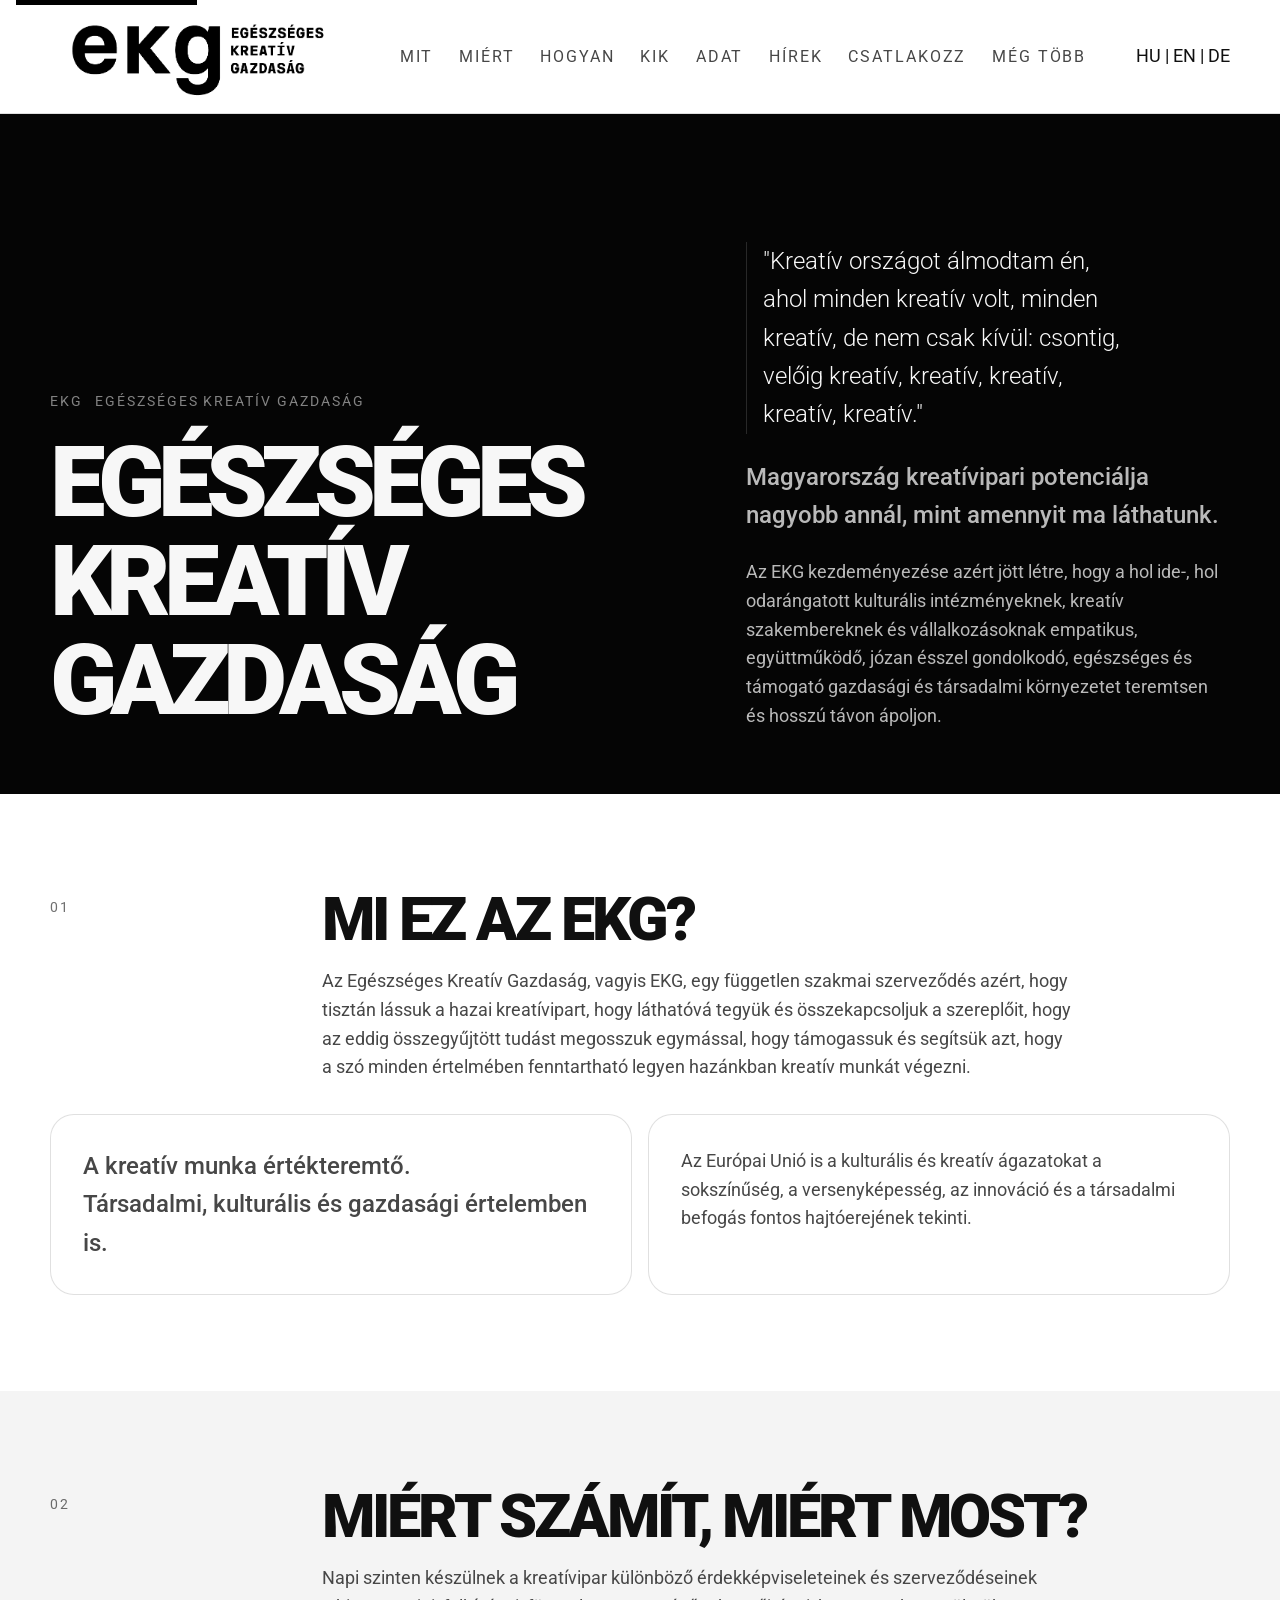
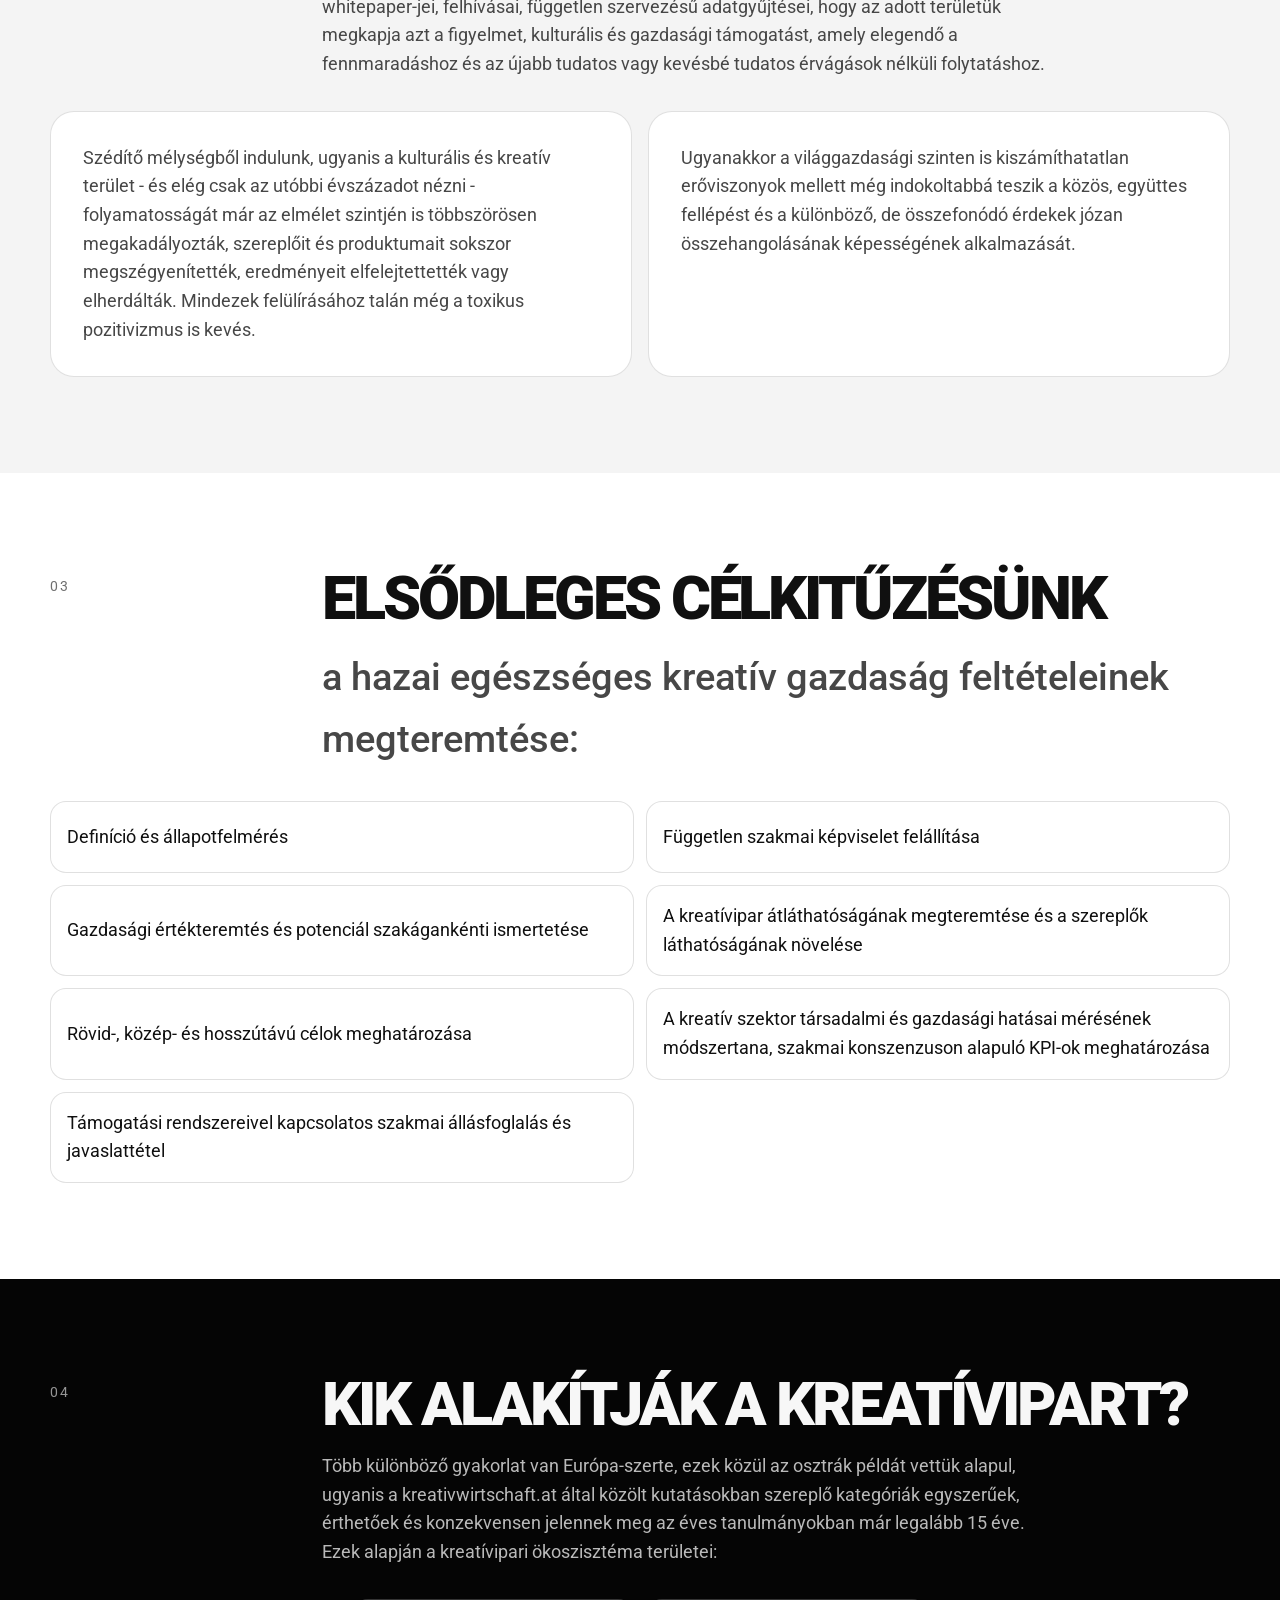
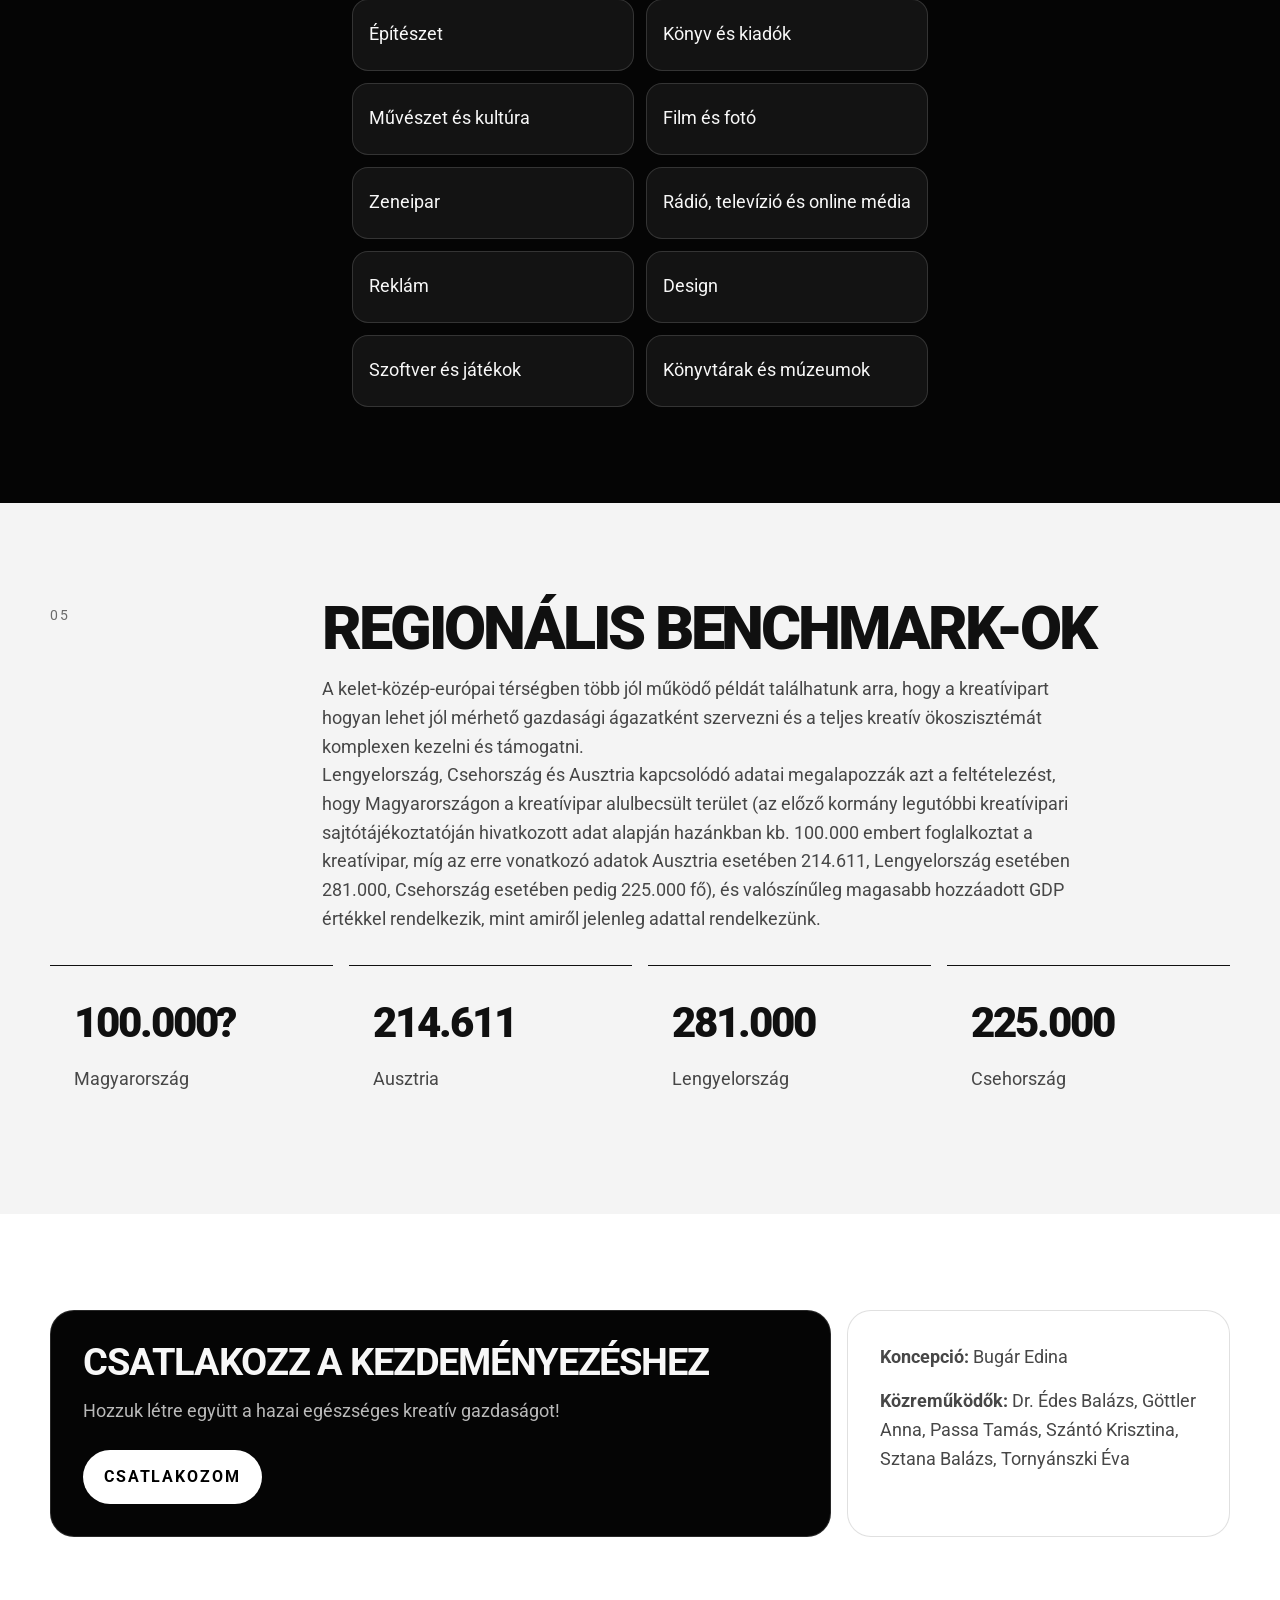
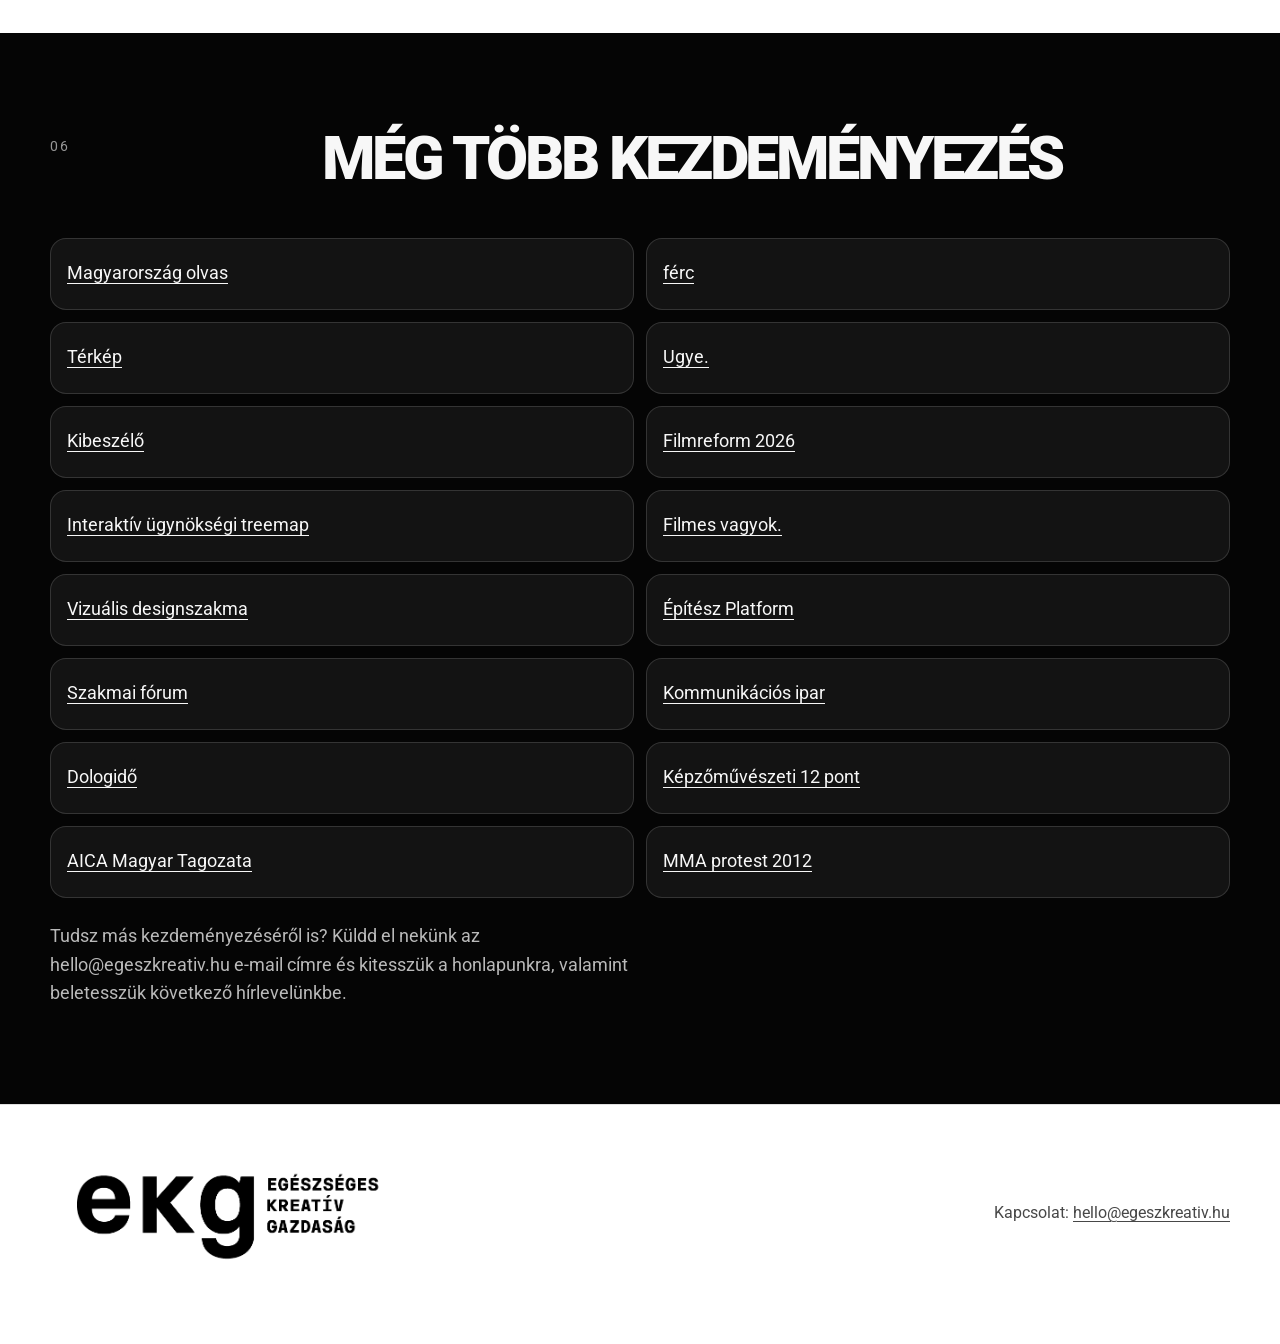
<file: index.html>
<!DOCTYPE html>
<html lang="hu">
<head>
  <meta charset="UTF-8" />
  <meta name="viewport" content="width=device-width, initial-scale=1.0" />
  <title>EKG — Egészséges Kreatív Gazdaság</title>
  <meta name="description" content="Az EKG független szakmai szerveződés a hazai egészséges kreatív gazdaság feltételeinek megteremtéséért." />
  <link rel="preconnect" href="https://fonts.googleapis.com">
  <link rel="preconnect" href="https://fonts.gstatic.com" crossorigin>
  <link href="https://fonts.googleapis.com/css2?family=Roboto:wght@300;400;500;700;900&display=swap" rel="stylesheet">
  <style>
    :root {
      --text-xs: clamp(0.75rem, 0.7rem + 0.25vw, 0.875rem);
      --text-sm: clamp(0.9rem, 0.85rem + 0.25vw, 1rem);
      --text-base: clamp(1rem, 0.96rem + 0.2vw, 1.125rem);
      --text-lg: clamp(1.15rem, 1rem + 0.75vw, 1.5rem);
      --text-xl: clamp(1.7rem, 1.2rem + 1.5vw, 2.7rem);
      --text-2xl: clamp(2.4rem, 1.4rem + 3vw, 4.6rem);
      --text-hero: clamp(3rem, 1.4rem + 6vw, 6.6rem);
      --space-2: 0.5rem; --space-3: 0.75rem; --space-4: 1rem; --space-5: 1.25rem; --space-6: 1.5rem;
      --space-8: 2rem; --space-10: 2.5rem; --space-12: 3rem; --space-16: 4rem; --space-20: 5rem; --space-24: 6rem;
      --black: #050505; --black-panel: #171717; --white: #ffffff; --white-soft: #f4f4f4;
      --text-dark: #101010; --text-dark-muted: #474747; --text-light: #f7f7f7; --text-light-muted: rgba(255,255,255,0.72);
      --line-dark: rgba(0,0,0,0.12); --line-light: rgba(255,255,255,0.14);
      --radius-md: 1rem; --radius-lg: 1.5rem; --content: 1180px; --transition: 220ms cubic-bezier(0.16, 1, 0.3, 1);
    }
    *, *::before, *::after { box-sizing: border-box; }
    html { scroll-behavior: smooth; }
    body { margin: 0; min-height: 100vh; font-family: 'Roboto', Arial, sans-serif; font-size: var(--text-base); line-height: 1.6; background: var(--white); color: var(--text-dark); -webkit-font-smoothing: antialiased; text-rendering: optimizeLegibility; }
    img { display: block; max-width: 100%; height: auto; }
    a { color: inherit; text-decoration: none; }
    p { margin: 0; max-width: 75ch; }
    ul { margin: 0; padding: 0; list-style: none; }
    h1, h2, h3 { margin: 0; line-height: 1; }
    :focus-visible { outline: 2px solid currentColor; outline-offset: 3px; }
    .skip-link { position: absolute; left: var(--space-4); top: -3rem; background: #000; color: #fff; padding: var(--space-3) var(--space-4); z-index: 1000; }
    .skip-link:focus { top: var(--space-4); }
    .container { width: min(calc(100% - 2rem), var(--content)); margin-inline: auto; }
    .site-header { position: sticky; top: 0; z-index: 100; background: rgba(255,255,255,0.92); backdrop-filter: blur(14px); border-bottom: 1px solid var(--line-dark); }
    .header-inner { min-height: 84px; display: flex; align-items: center; justify-content: space-between; gap: var(--space-6); }
    .brand img { width: min(300px, 44vw); min-width: 150px; }
    .nav { display: flex; align-items: center; gap: clamp(1rem, 2vw, 2rem); flex-wrap: wrap; }
    .nav a { min-height: 44px; display: inline-flex; align-items: center; font-size: var(--text-sm); text-transform: uppercase; letter-spacing: 0.12em; color: var(--text-dark-muted); transition: color var(--transition); }
    .nav a:hover, .nav a:focus-visible { color: var(--text-dark); }
    .section { padding: clamp(var(--space-12), 8vw, var(--space-24)) 0; }
    .section-dark { background: var(--black); color: var(--text-light); }
    .section-dark p, .section-dark li { color: var(--text-light-muted); }
    .section-light { background: var(--white); color: var(--text-dark); }
    .section-light p, .section-light li { color: var(--text-dark-muted); }
    .section-soft { background: var(--white-soft); color: var(--text-dark); }
    .section-soft p, .section-soft li { color: var(--text-dark-muted); }
    .hero { padding: clamp(var(--space-12), 10vw, 8rem) 0 var(--space-16); }
    .hero-grid { display: grid; grid-template-columns: minmax(0, 1.15fr) minmax(280px, 0.85fr); gap: var(--space-10); align-items: end; }
    .eyebrow { display: inline-flex; gap: var(--space-3); flex-wrap: wrap; margin-bottom: var(--space-5); font-size: var(--text-xs); text-transform: uppercase; letter-spacing: 0.14em; color: rgba(255,255,255,0.5); }
    .hero h1 { font-size: var(--text-hero); font-weight: 900; letter-spacing: -0.07em; text-transform: uppercase; max-width: 8.5ch; }
    .hero-copy { display: grid; gap: var(--space-6); }
    .hero-copy blockquote { margin: 0; padding-left: var(--space-4); border-left: 1px solid var(--line-light); font-size: var(--text-lg); font-weight: 300; color: var(--text-light); max-width: 29ch; }
    .section-header { display: grid; grid-template-columns: 240px minmax(0, 1fr); gap: var(--space-8); align-items: start; margin-bottom: var(--space-8); }
    .section-header span { font-size: var(--text-xs); text-transform: uppercase; letter-spacing: 0.14em; padding-top: 0.35rem; opacity: 0.6; }
    .section-header h2 { font-size: var(--text-2xl); font-weight: 900; letter-spacing: -0.05em; text-transform: uppercase; margin-bottom: var(--space-4); }
    .grid-2, .join-grid, .footer-grid { display: grid; grid-template-columns: repeat(12, 1fr); gap: var(--space-4); }
    .card, .join-card, .credit-card { border-radius: var(--radius-lg); padding: var(--space-8); }
    .card { grid-column: span 6; }
    .section-dark .card { background: var(--black-panel); border: 1px solid var(--line-light); }
    .section-light .card, .section-soft .card { background: var(--white); border: 1px solid var(--line-dark); }
    .card p + p, .credit-card p + p { margin-top: var(--space-4); }
    .ecosystem-wrap { display: flex; justify-content: center; }
    .ecosystem-list, .goals, .links-list { display: grid; grid-template-columns: repeat(2, minmax(0, 1fr)); gap: var(--space-3); }
    .ecosystem-list li, .goals li, .links-list li { padding: var(--space-4); min-height: 72px; display: flex; align-items: center; border-radius: var(--radius-md); }
    .section-dark .ecosystem-list li, .section-dark .goals li, .section-dark .links-list li { background: #131313; border: 1px solid var(--line-light); color: var(--text-light); }
    .section-light .ecosystem-list li, .section-light .goals li, .section-light .links-list li, .section-soft .ecosystem-list li, .section-soft .goals li, .section-soft .links-list li { background: rgba(255,255,255,0.75); border: 1px solid var(--line-dark); color: var(--text-dark); }
    .links-list a { text-decoration: underline; text-underline-offset: 0.2em; }
    .links-note { margin-top: var(--space-6); max-width: 60ch; }
    .section-dark .links-note { color: var(--text-light-muted); }
    .section-light .links-note, .section-soft .links-note { color: var(--text-dark-muted); }
    .highlight { font-weight: 500; font-size: var(--text-lg); }
    .sublede { font-size: var(--text-xl); font-weight: 500; }
    .side-panel { border-radius: var(--radius-lg); padding: var(--space-8); }
    .section-dark .side-panel { background: #101010; border: 1px solid var(--line-light); }
    .section-light .side-panel, .section-soft .side-panel { background: #fff; border: 1px solid var(--line-dark); }
    .numbers { display: grid; grid-template-columns: repeat(4, minmax(0, 1fr)); gap: var(--space-4); margin-top: var(--space-8); }
    .number-card { padding: var(--space-6); border-top: 1px solid currentColor; }
    .number-card strong { display: block; margin-bottom: var(--space-2); font-size: clamp(1.9rem, 1rem + 2vw, 3rem); font-weight: 900; letter-spacing: -0.05em; color: inherit; }
    .section-dark .number-card { color: var(--text-light); }
    .section-light .number-card, .section-soft .number-card { color: var(--text-dark); }
    .section-dark .number-card span { color: var(--text-light-muted); }
    .section-light .number-card span, .section-soft .number-card span { color: var(--text-dark-muted); }
    .join-card { grid-column: span 8; background: var(--black); color: var(--text-light); border: 1px solid var(--line-light); }
    .join-card h3 { margin-bottom: var(--space-4); font-size: var(--text-xl); font-weight: 700; letter-spacing: -0.03em; text-transform: uppercase; }
    .join-card p { color: var(--text-light-muted); }
    .join-button { margin-top: var(--space-6); display: inline-flex; align-items: center; justify-content: center; min-height: 50px; padding: 0.9rem 1.3rem; border-radius: 999px; background: #fff; color: #000; font-size: var(--text-sm); font-weight: 700; text-transform: uppercase; letter-spacing: 0.12em; transition: transform var(--transition), opacity var(--transition); }
    .join-button:hover, .join-button:focus-visible { transform: translateY(-2px); opacity: 0.88; }
    .credit-card { grid-column: span 4; background: #fff; border: 1px solid var(--line-dark); color: var(--text-dark); }
    .credit-card p { color: var(--text-dark-muted); }
    footer { background: #fff; color: var(--text-dark); border-top: 1px solid var(--line-dark); padding: var(--space-10) 0 var(--space-16); }
    .footer-grid { align-items: center; }
    .footer-brand, .footer-note { grid-column: span 6; }
    .footer-brand img { width: min(360px, 54vw); }
    .footer-note { text-align: right; color: var(--text-dark-muted); font-size: var(--text-sm); line-height: 1.7; }
    .footer-note a { text-decoration: underline; text-underline-offset: 0.2em; }
    [data-reveal] { opacity: 0; transform: translateY(24px); transition: opacity 700ms cubic-bezier(0.16, 1, 0.3, 1), transform 700ms cubic-bezier(0.16, 1, 0.3, 1); }
    [data-reveal].is-visible { opacity: 1; transform: translateY(0); }
    @media (max-width: 980px) {
      .hero-grid, .section-header, .ecosystem-wrap { grid-template-columns: 1fr; }
      .card, .join-card, .credit-card, .footer-brand, .footer-note { grid-column: span 12; }
      .numbers { grid-template-columns: repeat(2, minmax(0, 1fr)); }
      .nav { display: none; }
      .footer-note { text-align: left; }
    }
    @media (max-width: 700px) {
      .container { width: min(calc(100% - 1rem), var(--content)); }
      .grid-2, .join-grid, .footer-grid, .ecosystem-list, .goals, .numbers, .links-list { grid-template-columns: 1fr; }
      .card, .join-card, .credit-card, .footer-brand, .footer-note { grid-column: auto; }
      .brand img { width: min(220px, 62vw); }
      .card, .join-card, .credit-card, .side-panel { padding: var(--space-6); }
    }
    @media (prefers-reduced-motion: reduce) {
      html { scroll-behavior: auto; }
      *, *::before, *::after { animation-duration: 0.01ms !important; animation-iteration-count: 1 !important; transition-duration: 0.01ms !important; }
      [data-reveal] { opacity: 1; transform: none; }
    }
  </style>
</head>
<body>
  <a class="skip-link" href="#main">Ugrás a tartalomra</a>
  <header class="site-header">
    <div class="container header-inner">
      <a class="brand" href="#top" aria-label="EKG kezdőlap">
        <img src="./ekg-logo-B.png" alt="EKG logó fekete változat" width="831" height="301">
      </a>
      <nav class="nav" aria-label="Fő navigáció">
        <a href="#mi-az-ekg">MIT</a>
        <a href="#miert-most">MIÉRT</a>
        <a href="#celkituzes">HOGYAN</a>
        <a href="#kik-alakitjak">KIK</a>
        <a href="#benchmark">ADAT</a>
        <a href="https://substack.com/@egeszkreativ"
           target="_blank"
           rel="noopener noreferrer">HÍREK</a>
        <a href="#csatlakozz">CSATLAKOZZ</a>
        <a href="#kapcsolodo">MÉG TÖBB</a>
      </nav>
      <div class="lang-switch">  HU | <a href="index-en.html">EN</a> | <a href="index-de.html">DE</a></div>
    </div>
  </header>
  <main id="main">
    <section class="section section-dark hero" id="top">
      <div class="container hero-grid">
        <div data-reveal>
          <div class="eyebrow">
            <span>EKG</span>
            <span>Egészséges Kreatív Gazdaság</span>
          </div>
          <h1>Egészséges kreatív gazdaság</h1>
        </div>
        <div class="hero-copy" data-reveal>
          <blockquote>"Kreatív országot álmodtam én, ahol minden kreatív volt, minden kreatív, de nem csak kívül: csontig, velőig kreatív, kreatív, kreatív, kreatív, kreatív."</blockquote>
          <p class="highlight">Magyarország kreatívipari potenciálja nagyobb annál, mint amennyit ma láthatunk.</p>
          <p>Az EKG kezdeményezése azért jött létre, hogy a hol ide-, hol odarángatott kulturális intézményeknek, kreatív szakembereknek és vállalkozásoknak empatikus, együttműködő, józan ésszel gondolkodó, egészséges és támogató gazdasági és társadalmi környezetet teremtsen és hosszú távon ápoljon.</p>
        </div>
      </div>
    </section>

    <section class="section section-light" id="mi-az-ekg">
      <div class="container">
        <div class="section-header" data-reveal>
          <span>01</span>
          <div>
            <h2>Mi ez az EKG?</h2>
            <p>Az Egészséges Kreatív Gazdaság, vagyis EKG, egy független szakmai szerveződés azért, hogy tisztán lássuk a hazai kreatívipart, hogy láthatóvá tegyük és összekapcsoljuk a szereplőit, hogy az eddig összegyűjtött tudást megosszuk egymással, hogy támogassuk és segítsük azt, hogy a szó minden értelmében fenntartható legyen hazánkban kreatív munkát végezni.</p>
          </div>
        </div>
        <div class="grid-2">
          <article class="card" data-reveal>
            <p class="highlight">A kreatív munka értékteremtő.<br>Társadalmi, kulturális és gazdasági értelemben is.</p>
          </article>
          <article class="card" data-reveal>
            <p>Az Európai Unió is a kulturális és kreatív ágazatokat a sokszínűség, a versenyképesség, az innováció és a társadalmi befogás fontos hajtóerejének tekinti.</p>
          </article>
        </div>
      </div>
    </section>

    <section class="section section-soft" id="miert-most">
      <div class="container">
        <div class="section-header" data-reveal>
          <span>02</span>
          <div>
            <h2>Miért számít, miért most?</h2>
            <p>Napi szinten készülnek a kreatívipar különböző érdekképviseleteinek és szerveződéseinek whitepaper-jei, felhívásai, független szervezésű adatgyűjtései, hogy az adott területük megkapja azt a figyelmet, kulturális és gazdasági támogatást, amely elegendő a fennmaradáshoz és az újabb tudatos vagy kevésbé tudatos érvágások nélküli folytatáshoz.</p>
          </div>
        </div>
        <div class="grid-2">
          <article class="card" data-reveal>
            <p>Szédítő mélységből indulunk, ugyanis a kulturális és kreatív terület - és elég csak az utóbbi évszázadot nézni - folyamatosságát már az elmélet szintjén is többszörösen megakadályozták, szereplőit és produktumait sokszor megszégyenítették, eredményeit elfelejtettették vagy elherdálták. Mindezek felülírásához talán még a toxikus pozitivizmus is kevés.</p>
          </article>
          <article class="card" data-reveal>
            <p>Ugyanakkor a világgazdasági szinten is kiszámíthatatlan erőviszonyok mellett még indokoltabbá teszik a közös, együttes fellépést és a különböző, de összefonódó érdekek józan összehangolásának képességének alkalmazását.</p>
          </article>
        </div>
      </div>
    </section>

    <section class="section section-light" id="celkituzes">
      <div class="container">
        <div class="section-header" data-reveal>
          <span>03</span>
          <div>
            <h2>Elsődleges célkitűzésünk</h2>
            <p class="sublede">a hazai egészséges kreatív gazdaság feltételeinek megteremtése:</p>
          </div>
        </div>
        <ul class="goals" data-reveal>
          <li>Definíció és állapotfelmérés</li>
          <li>Független szakmai képviselet felállítása</li>
          <li>Gazdasági értékteremtés és potenciál szakágankénti ismertetése</li>
          <li>A kreatívipar átláthatóságának megteremtése és a szereplők láthatóságának növelése</li>
          <li>Rövid-, közép- és hosszútávú célok meghatározása</li>
          <li>A kreatív szektor társadalmi és gazdasági hatásai mérésének módszertana, szakmai konszenzuson alapuló KPI-ok meghatározása</li>
          <li>Támogatási rendszereivel kapcsolatos szakmai állásfoglalás és javaslattétel</li>
        </ul>
      </div>
    </section>

    <section class="section section-dark" id="kik-alakitjak">
      <div class="container">
        <div class="section-header" data-reveal>
          <span>04</span>
          <div>
            <h2>Kik alakítják a kreatívipart?</h2>
            <p>Több különböző gyakorlat van Európa-szerte, ezek közül az osztrák példát vettük alapul, ugyanis a kreativwirtschaft.at által közölt kutatásokban szereplő kategóriák egyszerűek, érthetőek és konzekvensen jelennek meg az éves tanulmányokban már legalább 15 éve.</p>
            <p>Ezek alapján a kreatívipari ökoszisztéma területei:</p>
          </div>
        </div>
        <div class="ecosystem-wrap">
          <ul class="ecosystem-list" data-reveal>
            <li>Építészet</li>
            <li>Könyv és kiadók</li>
            <li>Művészet és kultúra</li>
            <li>Film és fotó</li>
            <li>Zeneipar</li>
            <li>Rádió, televízió és online média</li>
            <li>Reklám</li>
            <li>Design</li>
            <li>Szoftver és játékok</li>
            <li>Könyvtárak és múzeumok</li>
          </ul>
        </div>
      </div>
    </section>

    <section class="section section-soft" id="benchmark">
      <div class="container">
        <div class="section-header" data-reveal>
          <span>05</span>
          <div>
            <h2>Regionális benchmark-ok</h2>
            <p>A kelet-közép-európai térségben több jól működő példát találhatunk arra, hogy a kreatívipart hogyan lehet jól mérhető gazdasági ágazatként szervezni és a teljes kreatív ökoszisztémát komplexen kezelni és támogatni.</p>
            <p>Lengyelország, Csehország és Ausztria kapcsolódó adatai megalapozzák azt a feltételezést, hogy Magyarországon a kreatívipar alulbecsült terület (az előző kormány legutóbbi kreatívipari sajtótájékoztatóján hivatkozott adat alapján hazánkban kb. 100.000 embert foglalkoztat a kreatívipar, míg az erre vonatkozó adatok Ausztria esetében 214.611, Lengyelország esetében 281.000, Csehország esetében pedig 225.000 fő), és valószínűleg magasabb hozzáadott GDP értékkel rendelkezik, mint amiről jelenleg adattal rendelkezünk.</p>
          </div>
        </div>
        <div class="numbers" data-reveal>
          <div class="number-card"><strong>100.000?</strong><span>Magyarország</span></div>
          <div class="number-card"><strong>214.611</strong><span>Ausztria</span></div>
          <div class="number-card"><strong>281.000</strong><span>Lengyelország</span></div>
          <div class="number-card"><strong>225.000</strong><span>Csehország</span></div>
        </div>
      </div>
    </section>

    <section class="section section-light" id="csatlakozz">
      <div class="container join-grid">
        <div class="join-card" data-reveal>
          <h3>Csatlakozz a kezdeményezéshez</h3>
          <p>Hozzuk létre együtt a hazai egészséges kreatív gazdaságot!</p>
          <a class="join-button" href="https://forms.gle/QkL3WiAd1xxjb2KH7" target="_blank" rel="noopener noreferrer">Csatlakozom</a>
        </div>
        <aside class="credit-card" data-reveal>
          <p><strong>Koncepció:</strong> Bugár Edina</p>
          <p><strong>Közreműködők:</strong> Dr. Édes Balázs, Göttler Anna, Passa Tamás, Szántó Krisztina, Sztana Balázs, Tornyánszki Éva</p>
        </aside>
      </div>
    </section>

    <section class="section section-dark" id="kapcsolodo">
      <div class="container">
        <div class="section-header" data-reveal>
          <span>06</span>
          <div>
            <h2>még több kezdeményezés</h2>
          </div>
        </div>
        <ul class="links-list" data-reveal>
          <li><a href="https://openbooks.hu/upl/2026/04/A_Magyar_Konyvpiac_Jovokepe_-_Az_Open_Books_vitairata___04272329.pdf">Magyarország olvas</a></li>
          <li><a href="https://www.facebook.com/share/g/19XDMZ6mkL/?mibextid=wwXIfr">férc</a></li>
          <li><a href="https://tervezesertek.webflow.io/">Térkép</a></li>
          <li><a href="https://www.ugye.hu/">Ugye.</a></li>
          <li><a href="https://facebook.com/events/s/kibeszelo/1520614209456711/" target="_blank" rel="noopener noreferrer">Kibeszélő</a></li>
          <li><a href="https://www.filmreform.hu/" target="_blank" rel="noopener noreferrer">Filmreform 2026</a></li>
          <li><a href="https://atlas.feat.agency/arbevetel" target="_blank" rel="noopener noreferrer">Interaktív ügynökségi treemap</a></li>
          <li><a href="https://filmesvagyok.hu/" target="_blank" rel="noopener noreferrer">Filmes vagyok.</a></li>
          <li><a href="https://www.povlokal.com/" target="_blank" rel="noopener noreferrer">Vizuális designszakma</a></li>
          <li><a href="https://epiteszplatform.hu/" target="_blank" rel="noopener noreferrer">Építész Platform</a></li>
          <li><a href="https://kreativ.hu/cikk/szakmai-forum-republic-group-fabricius-gabor-maksz-mprsz-ort" target="_blank" rel="noopener noreferrer">Szakmai fórum</a></li>
          <li><a href="https://kreativ.hu/cikk/szanto-balazs-noguchi-mprsz-kommunikacios-ipar-velemeny-reklam" target="_blank" rel="noopener noreferrer">Kommunikációs ipar</a></li>
          <li><a href="https://www.fesz.org/dologido" target="_blank" rel="noopener noreferrer">Dologidő</a></li>
          <li><a href="https://amu.hvg.hu/2026/04/20/kepzomuveszeti-12-pont-es-a-mukritikusok-szakmai-ajanlasa-az-kormany-szamara/" target="_blank" rel="noopener noreferrer">Képzőművészeti 12 pont</a></li>
          <li><a href="https://www.artmagazin.hu/articles/hir/az_aica_magyar_tagozata_elnoksegenek_allasfoglalasa_a_kortars_kepzomuveszeti_intezmenyrendszer_megujitasarol" target="_blank" rel="noopener noreferrer">AICA Magyar Tagozata</a></li>
          <li><a href="https://nemma.noblogs.org/files/2012/12/mma-protest1.jpg" target="_blank" rel="noopener noreferrer">MMA protest 2012</a></li>
        </ul>
        <p class="links-note" data-reveal>Tudsz más kezdeményezéséről is? Küldd el nekünk az <a href="mailto:hello@egeszkreativ.hu">hello@egeszkreativ.hu</a> e-mail címre és kitesszük a honlapunkra, valamint beletesszük következő hírlevelünkbe.</p>
      </div>
    </section>
  </main>

  <footer>
    <div class="container footer-grid">
      <div class="footer-brand">
        <img src="./ekg-logo-B.png" alt="EKG logó fekete változat" width="831" height="301">
      </div>
      <div class="footer-note">
        Kapcsolat: <a href="mailto:hello@egeszkreativ.hu">hello@egeszkreativ.hu</a>
      </div>
    </div>
  </footer>

  <script>
    (() => {
      const observer = new IntersectionObserver((entries) => {
        entries.forEach((entry) => {
          if (entry.isIntersecting) entry.target.classList.add('is-visible');
        });
      }, { threshold: 0.16 });
      document.querySelectorAll('[data-reveal]').forEach((el) => observer.observe(el));
    })();
  </script>
</body>
</html>
</file>
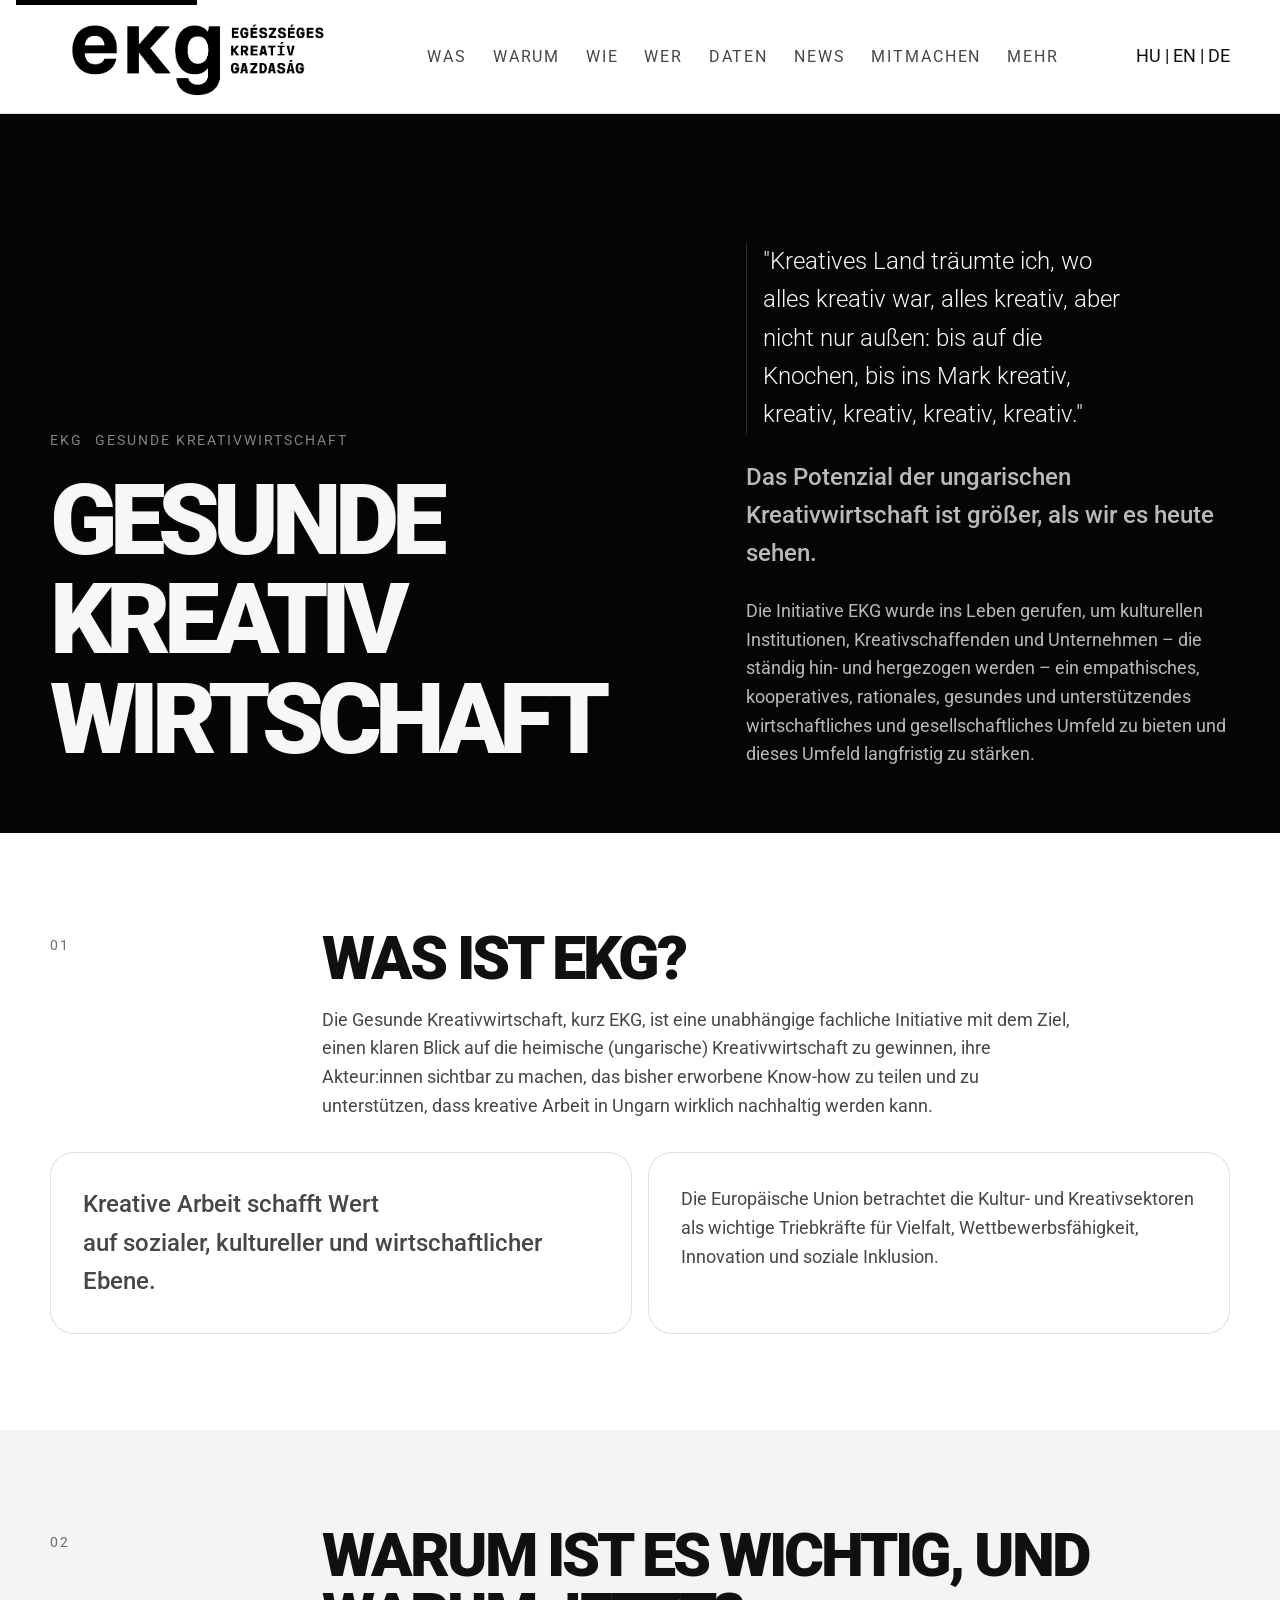
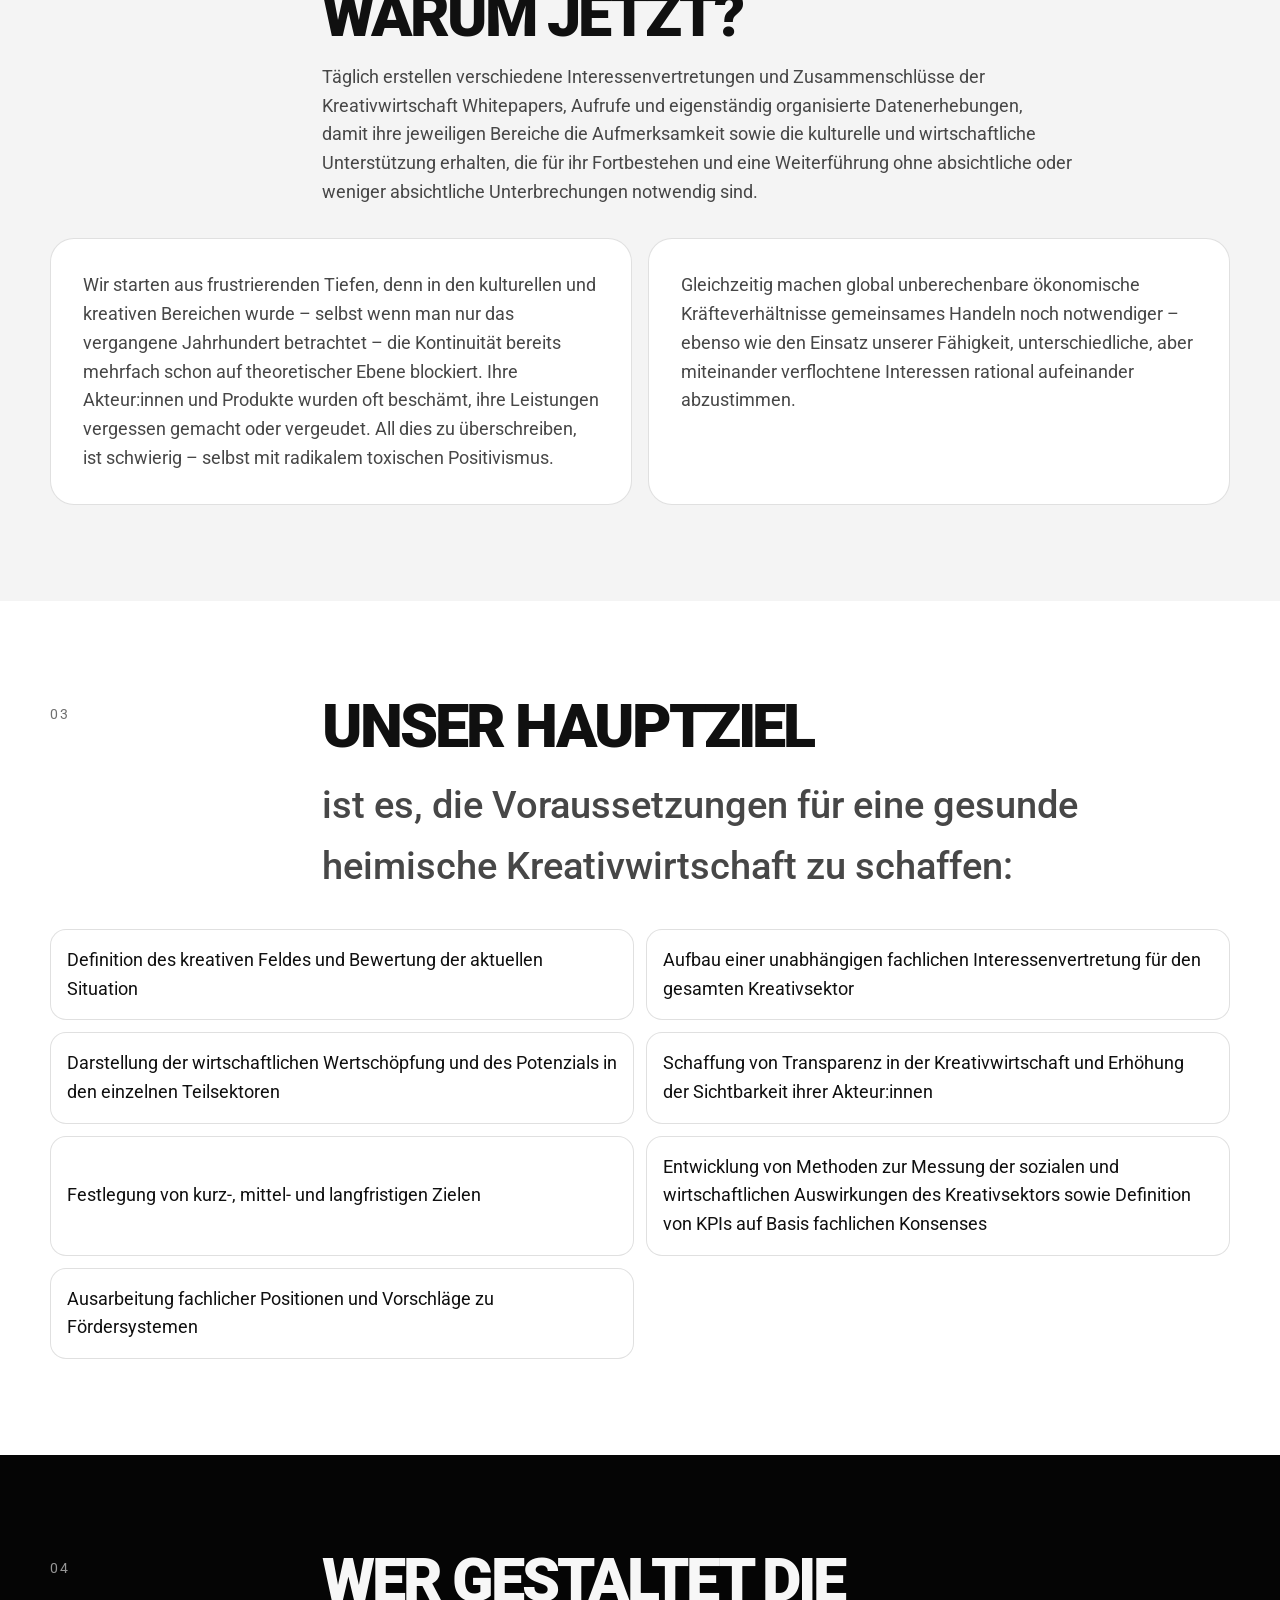
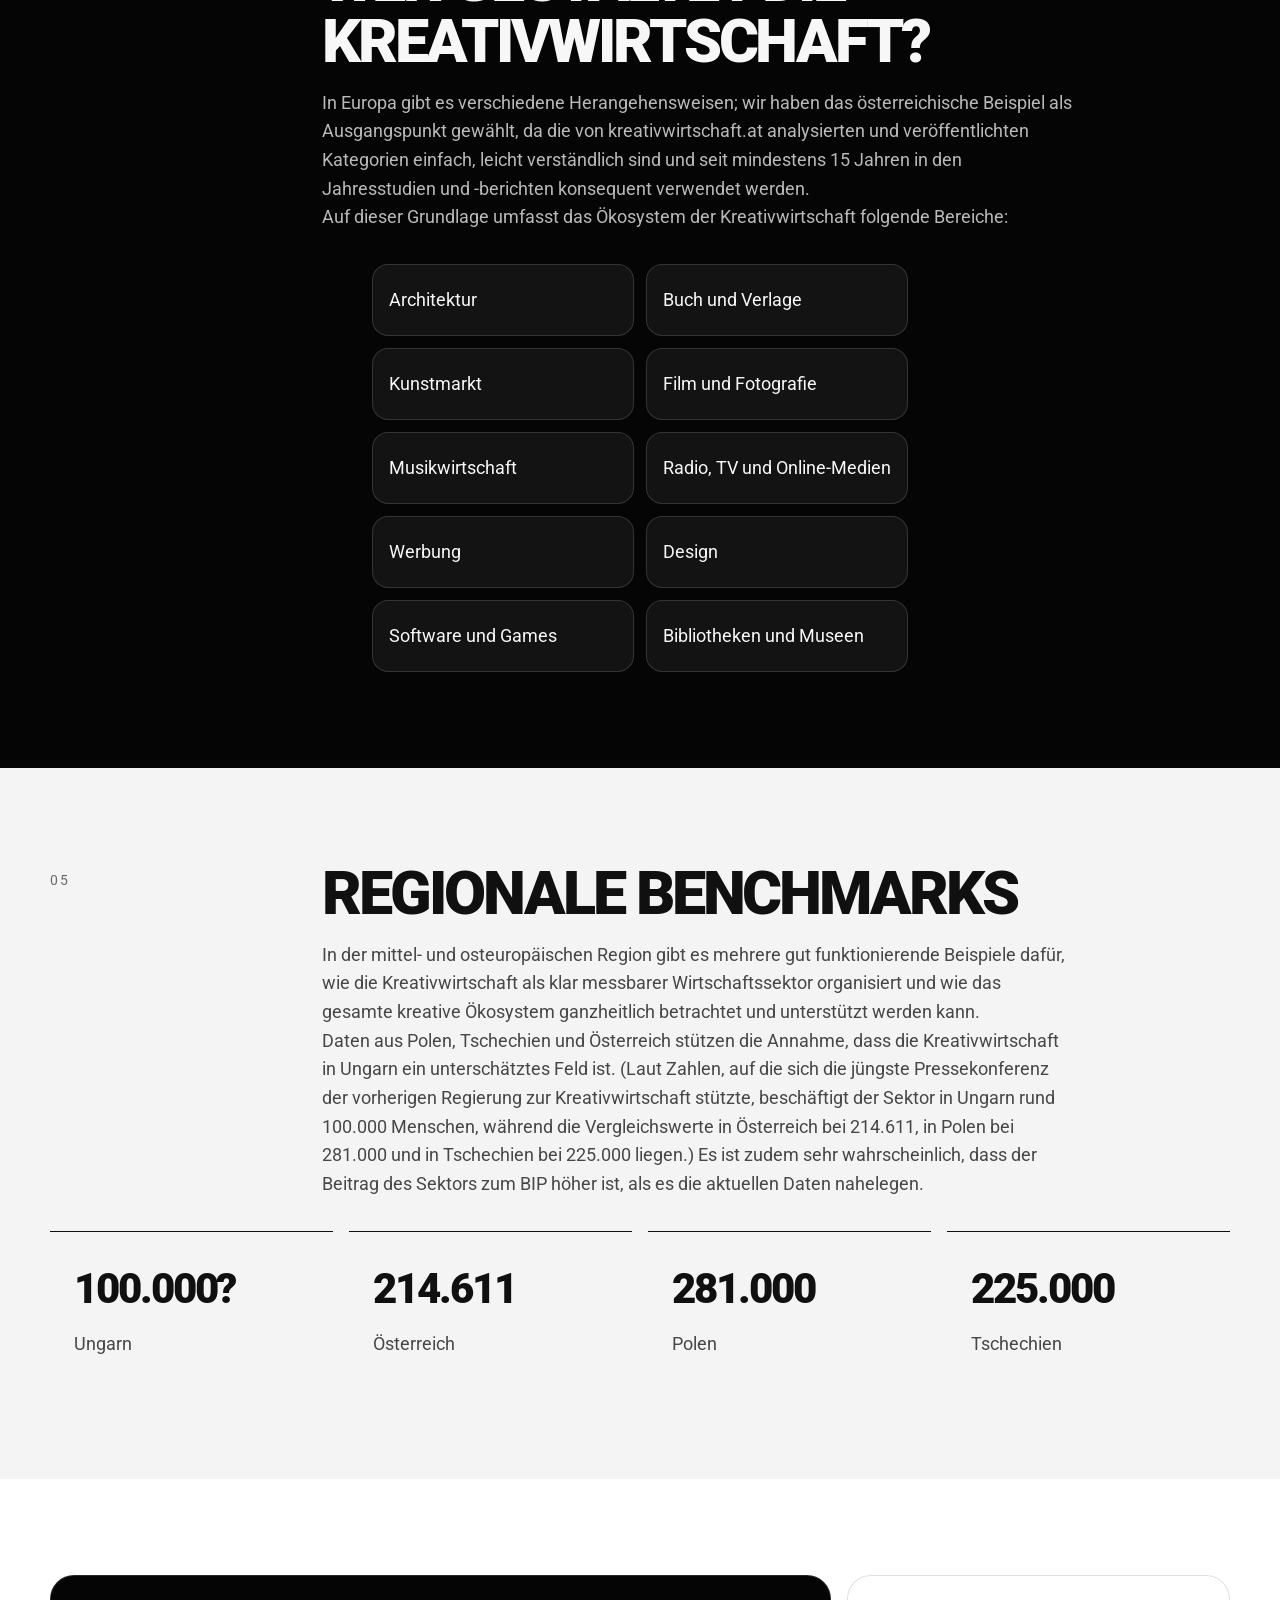
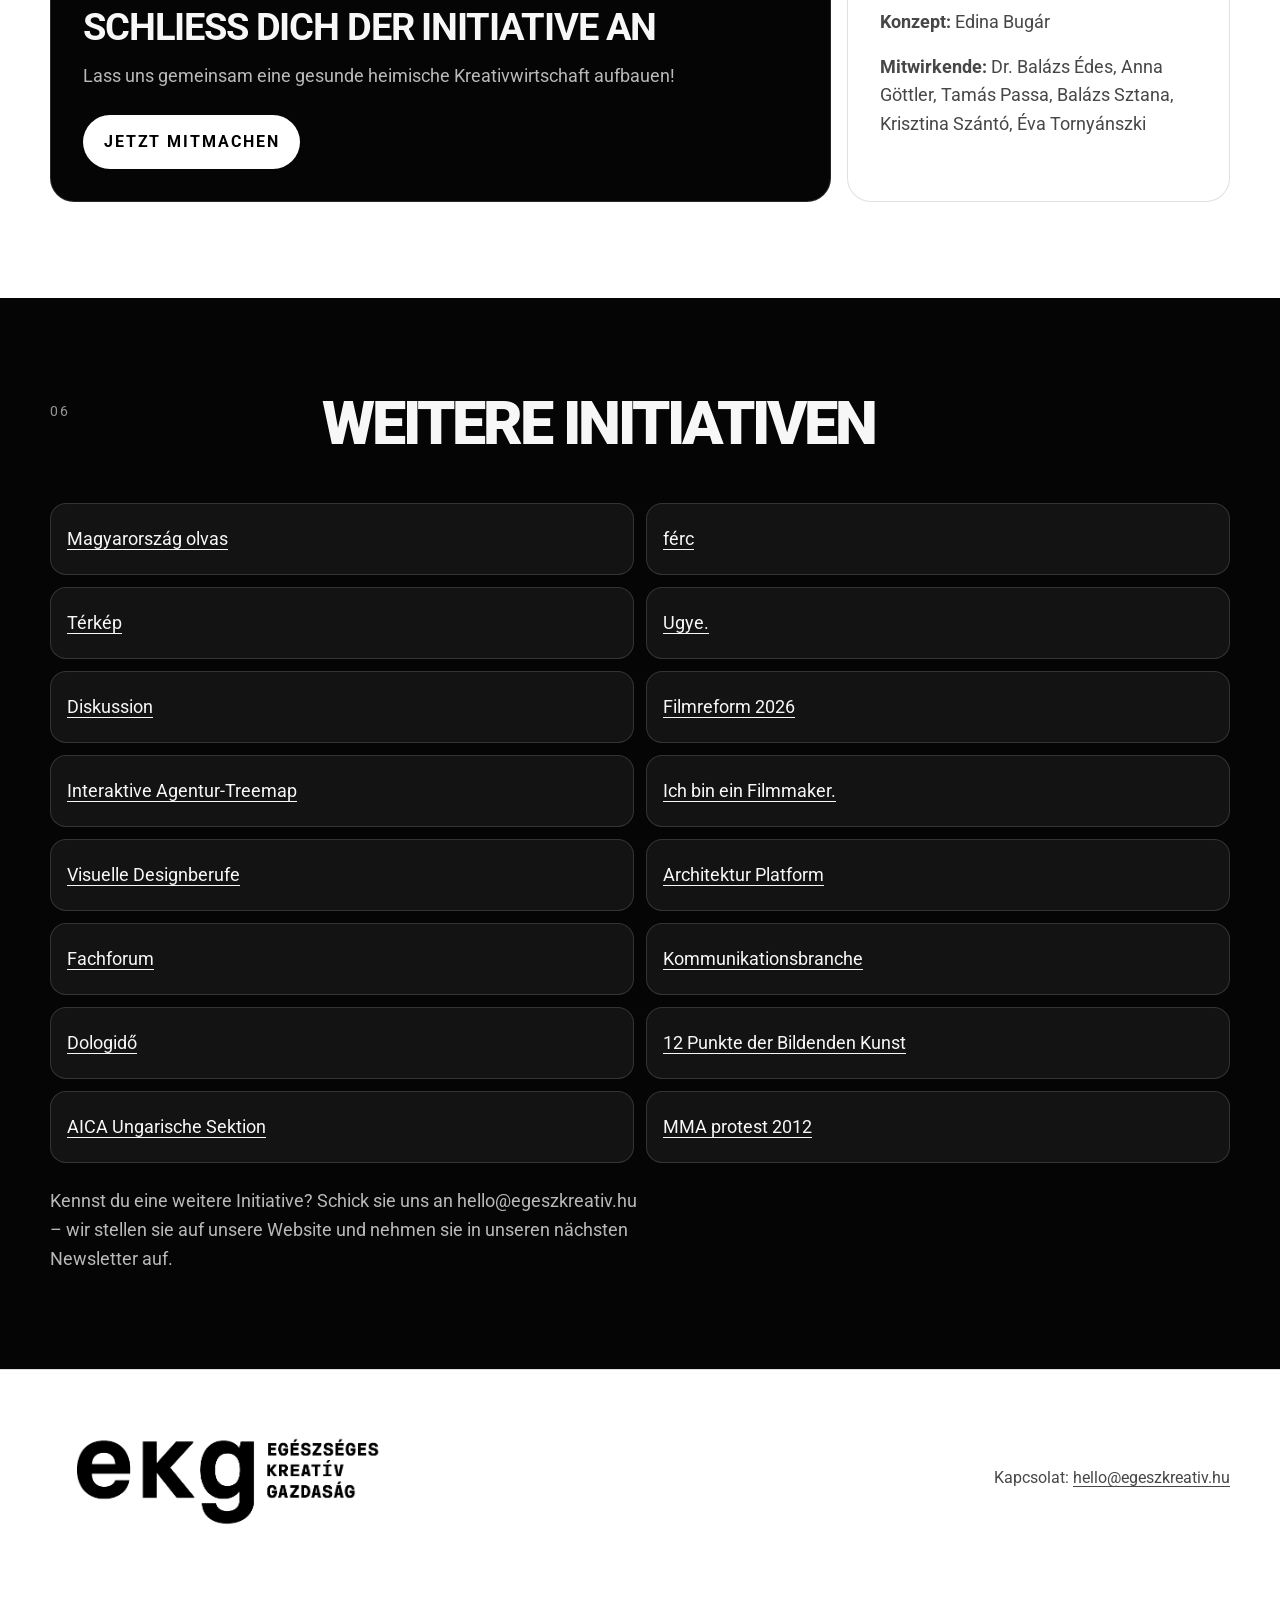
<file: index-de.html>
<!DOCTYPE html>
<html lang="de">
<head>
  <meta charset="UTF-8" />
  <meta name="viewport" content="width=device-width, initial-scale=1.0" />
  <title>EKG — EKG — Gesunde Kreativwirtschaft</title>
  <meta name="description" content="EKG ist eine unabhängige fachliche Organisation, die sich für die Schaffung der Voraussetzungen einer gesunden heimischen Kreativwirtschaft einsetzt." />
  <link rel="preconnect" href="https://fonts.googleapis.com">
  <link rel="preconnect" href="https://fonts.gstatic.com" crossorigin>
  <link href="https://fonts.googleapis.com/css2?family=Roboto:wght@300;400;500;700;900&display=swap" rel="stylesheet">
  <style>
    :root {
      --text-xs: clamp(0.75rem, 0.7rem + 0.25vw, 0.875rem);
      --text-sm: clamp(0.9rem, 0.85rem + 0.25vw, 1rem);
      --text-base: clamp(1rem, 0.96rem + 0.2vw, 1.125rem);
      --text-lg: clamp(1.15rem, 1rem + 0.75vw, 1.5rem);
      --text-xl: clamp(1.7rem, 1.2rem + 1.5vw, 2.7rem);
      --text-2xl: clamp(2.4rem, 1.4rem + 3vw, 4.6rem);
      --text-hero: clamp(3rem, 1.4rem + 6vw, 6.6rem);
      --space-2: 0.5rem; --space-3: 0.75rem; --space-4: 1rem; --space-5: 1.25rem; --space-6: 1.5rem;
      --space-8: 2rem; --space-10: 2.5rem; --space-12: 3rem; --space-16: 4rem; --space-20: 5rem; --space-24: 6rem;
      --black: #050505; --black-panel: #171717; --white: #ffffff; --white-soft: #f4f4f4;
      --text-dark: #101010; --text-dark-muted: #474747; --text-light: #f7f7f7; --text-light-muted: rgba(255,255,255,0.72);
      --line-dark: rgba(0,0,0,0.12); --line-light: rgba(255,255,255,0.14);
      --radius-md: 1rem; --radius-lg: 1.5rem; --content: 1180px; --transition: 220ms cubic-bezier(0.16, 1, 0.3, 1);
    }
    *, *::before, *::after { box-sizing: border-box; }
    html { scroll-behavior: smooth; }
    body { margin: 0; min-height: 100vh; font-family: 'Roboto', Arial, sans-serif; font-size: var(--text-base); line-height: 1.6; background: var(--white); color: var(--text-dark); -webkit-font-smoothing: antialiased; text-rendering: optimizeLegibility; }
    img { display: block; max-width: 100%; height: auto; }
    a { color: inherit; text-decoration: none; }
    p { margin: 0; max-width: 75ch; }
    ul { margin: 0; padding: 0; list-style: none; }
    h1, h2, h3 { margin: 0; line-height: 1; }
    :focus-visible { outline: 2px solid currentColor; outline-offset: 3px; }
    .skip-link { position: absolute; left: var(--space-4); top: -3rem; background: #000; color: #fff; padding: var(--space-3) var(--space-4); z-index: 1000; }
    .skip-link:focus { top: var(--space-4); }
    .container { width: min(calc(100% - 2rem), var(--content)); margin-inline: auto; }
    .site-header { position: sticky; top: 0; z-index: 100; background: rgba(255,255,255,0.92); backdrop-filter: blur(14px); border-bottom: 1px solid var(--line-dark); }
    .header-inner { min-height: 84px; display: flex; align-items: center; justify-content: space-between; gap: var(--space-6); }
    .brand img { width: min(300px, 44vw); min-width: 150px; }
    .nav { display: flex; align-items: center; gap: clamp(1rem, 2vw, 2rem); flex-wrap: wrap; }
    .nav a { min-height: 44px; display: inline-flex; align-items: center; font-size: var(--text-sm); text-transform: uppercase; letter-spacing: 0.12em; color: var(--text-dark-muted); transition: color var(--transition); }
    .nav a:hover, .nav a:focus-visible { color: var(--text-dark); }
    .section { padding: clamp(var(--space-12), 8vw, var(--space-24)) 0; }
    .section-dark { background: var(--black); color: var(--text-light); }
    .section-dark p, .section-dark li { color: var(--text-light-muted); }
    .section-light { background: var(--white); color: var(--text-dark); }
    .section-light p, .section-light li { color: var(--text-dark-muted); }
    .section-soft { background: var(--white-soft); color: var(--text-dark); }
    .section-soft p, .section-soft li { color: var(--text-dark-muted); }
    .hero { padding: clamp(var(--space-12), 10vw, 8rem) 0 var(--space-16); }
    .hero-grid { display: grid; grid-template-columns: minmax(0, 1.15fr) minmax(280px, 0.85fr); gap: var(--space-10); align-items: end; }
    .eyebrow { display: inline-flex; gap: var(--space-3); flex-wrap: wrap; margin-bottom: var(--space-5); font-size: var(--text-xs); text-transform: uppercase; letter-spacing: 0.14em; color: rgba(255,255,255,0.5); }
    .hero h1 { font-size: var(--text-hero); font-weight: 900; letter-spacing: -0.07em; text-transform: uppercase; max-width: 8.5ch; }
    .hero-copy { display: grid; gap: var(--space-6); }
    .hero-copy blockquote { margin: 0; padding-left: var(--space-4); border-left: 1px solid var(--line-light); font-size: var(--text-lg); font-weight: 300; color: var(--text-light); max-width: 29ch; }
    .section-header { display: grid; grid-template-columns: 240px minmax(0, 1fr); gap: var(--space-8); align-items: start; margin-bottom: var(--space-8); }
    .section-header span { font-size: var(--text-xs); text-transform: uppercase; letter-spacing: 0.14em; padding-top: 0.35rem; opacity: 0.6; }
    .section-header h2 { font-size: var(--text-2xl); font-weight: 900; letter-spacing: -0.05em; text-transform: uppercase; margin-bottom: var(--space-4); }
    .grid-2, .join-grid, .footer-grid { display: grid; grid-template-columns: repeat(12, 1fr); gap: var(--space-4); }
    .card, .join-card, .credit-card { border-radius: var(--radius-lg); padding: var(--space-8); }
    .card { grid-column: span 6; }
    .section-dark .card { background: var(--black-panel); border: 1px solid var(--line-light); }
    .section-light .card, .section-soft .card { background: var(--white); border: 1px solid var(--line-dark); }
    .card p + p, .credit-card p + p { margin-top: var(--space-4); }
    .ecosystem-wrap { display: flex; justify-content: center; }
    .ecosystem-list, .goals, .links-list { display: grid; grid-template-columns: repeat(2, minmax(0, 1fr)); gap: var(--space-3); }
    .ecosystem-list li, .goals li, .links-list li { padding: var(--space-4); min-height: 72px; display: flex; align-items: center; border-radius: var(--radius-md); }
    .section-dark .ecosystem-list li, .section-dark .goals li, .section-dark .links-list li { background: #131313; border: 1px solid var(--line-light); color: var(--text-light); }
    .section-light .ecosystem-list li, .section-light .goals li, .section-light .links-list li, .section-soft .ecosystem-list li, .section-soft .goals li, .section-soft .links-list li { background: rgba(255,255,255,0.75); border: 1px solid var(--line-dark); color: var(--text-dark); }
    .links-list a { text-decoration: underline; text-underline-offset: 0.2em; }
    .links-note { margin-top: var(--space-6); max-width: 60ch; }
    .section-dark .links-note { color: var(--text-light-muted); }
    .section-light .links-note, .section-soft .links-note { color: var(--text-dark-muted); }
    .highlight { font-weight: 500; font-size: var(--text-lg); }
    .sublede { font-size: var(--text-xl); font-weight: 500; }
    .side-panel { border-radius: var(--radius-lg); padding: var(--space-8); }
    .section-dark .side-panel { background: #101010; border: 1px solid var(--line-light); }
    .section-light .side-panel, .section-soft .side-panel { background: #fff; border: 1px solid var(--line-dark); }
    .numbers { display: grid; grid-template-columns: repeat(4, minmax(0, 1fr)); gap: var(--space-4); margin-top: var(--space-8); }
    .number-card { padding: var(--space-6); border-top: 1px solid currentColor; }
    .number-card strong { display: block; margin-bottom: var(--space-2); font-size: clamp(1.9rem, 1rem + 2vw, 3rem); font-weight: 900; letter-spacing: -0.05em; color: inherit; }
    .section-dark .number-card { color: var(--text-light); }
    .section-light .number-card, .section-soft .number-card { color: var(--text-dark); }
    .section-dark .number-card span { color: var(--text-light-muted); }
    .section-light .number-card span, .section-soft .number-card span { color: var(--text-dark-muted); }
    .join-card { grid-column: span 8; background: var(--black); color: var(--text-light); border: 1px solid var(--line-light); }
    .join-card h3 { margin-bottom: var(--space-4); font-size: var(--text-xl); font-weight: 700; letter-spacing: -0.03em; text-transform: uppercase; }
    .join-card p { color: var(--text-light-muted); }
    .join-button { margin-top: var(--space-6); display: inline-flex; align-items: center; justify-content: center; min-height: 50px; padding: 0.9rem 1.3rem; border-radius: 999px; background: #fff; color: #000; font-size: var(--text-sm); font-weight: 700; text-transform: uppercase; letter-spacing: 0.12em; transition: transform var(--transition), opacity var(--transition); }
    .join-button:hover, .join-button:focus-visible { transform: translateY(-2px); opacity: 0.88; }
    .credit-card { grid-column: span 4; background: #fff; border: 1px solid var(--line-dark); color: var(--text-dark); }
    .credit-card p { color: var(--text-dark-muted); }
    footer { background: #fff; color: var(--text-dark); border-top: 1px solid var(--line-dark); padding: var(--space-10) 0 var(--space-16); }
    .footer-grid { align-items: center; }
    .footer-brand, .footer-note { grid-column: span 6; }
    .footer-brand img { width: min(360px, 54vw); }
    .footer-note { text-align: right; color: var(--text-dark-muted); font-size: var(--text-sm); line-height: 1.7; }
    .footer-note a { text-decoration: underline; text-underline-offset: 0.2em; }
    [data-reveal] { opacity: 0; transform: translateY(24px); transition: opacity 700ms cubic-bezier(0.16, 1, 0.3, 1), transform 700ms cubic-bezier(0.16, 1, 0.3, 1); }
    [data-reveal].is-visible { opacity: 1; transform: translateY(0); }
    @media (max-width: 980px) {
      .hero-grid, .section-header, .ecosystem-wrap { grid-template-columns: 1fr; }
      .card, .join-card, .credit-card, .footer-brand, .footer-note { grid-column: span 12; }
      .numbers { grid-template-columns: repeat(2, minmax(0, 1fr)); }
      .nav { display: none; }
      .footer-note { text-align: left; }
    }
    @media (max-width: 700px) {
      .container { width: min(calc(100% - 1rem), var(--content)); }
      .grid-2, .join-grid, .footer-grid, .ecosystem-list, .goals, .numbers, .links-list { grid-template-columns: 1fr; }
      .card, .join-card, .credit-card, .footer-brand, .footer-note { grid-column: auto; }
      .brand img { width: min(220px, 62vw); }
      .card, .join-card, .credit-card, .side-panel { padding: var(--space-6); }
    }
    @media (prefers-reduced-motion: reduce) {
      html { scroll-behavior: auto; }
      *, *::before, *::after { animation-duration: 0.01ms !important; animation-iteration-count: 1 !important; transition-duration: 0.01ms !important; }
      [data-reveal] { opacity: 1; transform: none; }
    }
  </style>
</head><body>
  <a class="skip-link" href="#main">Ugrás a tartalomra</a>
  <header class="site-header">
    <div class="container header-inner">
      <a class="brand" href="#top" aria-label="EKG kezdőlap">
        <img src="./ekg-logo-B.png" alt="EKG logó fekete változat" width="831" height="301">
      </a>
      <nav class="nav" aria-label="Fő navigáció">
        <a href="#mi-az-ekg">WAS</a>
        <a href="#miert-most">WARUM</a>
        <a href="#celkituzes">WIE</a>
        <a href="#kik-alakitjak">WER</a>
        <a href="#benchmark">DATEN</a>
        <a href="https://substack.com/@egeszkreativ"
           target="_blank"
           rel="noopener noreferrer">NEWS</a>
        <a href="#csatlakozz">MITMACHEN</a>
        <a href="#kapcsolodo">MEHR</a>
      </nav>
      <div class="lang-switch"><a href="index.html">HU</a> | <a href="index-en.html">EN</a> | DE</div>
    </div>
  </header>
  <main id="main">
    <section class="section section-dark hero" id="top">
      <div class="container hero-grid">
        <div data-reveal>
          <div class="eyebrow">
            <span>EKG</span>
            <span>Gesunde Kreativwirtschaft</span>
          </div>
          <h1>Gesunde Kreativ<wbr>wirtschaft</h1>
        </div>
        <div class="hero-copy" data-reveal>
          <blockquote>"Kreatives Land träumte ich, wo alles kreativ war, alles kreativ, aber nicht nur außen: bis auf die Knochen, bis ins Mark kreativ, kreativ, kreativ, kreativ, kreativ."</blockquote>
          <p class="highlight">Das Potenzial der ungarischen Kreativwirtschaft ist größer, als wir es heute sehen.</p>
          <p>Die Initiative EKG wurde ins Leben gerufen, um kulturellen Institutionen, Kreativschaffenden und Unternehmen – die ständig hin‑ und hergezogen werden – ein empathisches, kooperatives, rationales, gesundes und unterstützendes wirtschaftliches und gesellschaftliches Umfeld zu bieten und dieses Umfeld langfristig zu stärken.</p>
        </div>
      </div>
    </section>

    <section class="section section-light" id="mi-az-ekg">
      <div class="container">
        <div class="section-header" data-reveal>
          <span>01</span>
          <div>
            <h2>Was ist EKG?</h2>
            <p>Die Gesunde Kreativwirtschaft, kurz EKG, ist eine unabhängige fachliche Initiative mit dem Ziel, einen klaren Blick auf die heimische (ungarische) Kreativwirtschaft zu gewinnen, ihre Akteur:innen sichtbar zu machen, das bisher erworbene Know‑how zu teilen und zu unterstützen, dass kreative Arbeit in Ungarn wirklich nachhaltig werden kann.</p>
          </div>
        </div>
        <div class="grid-2">
          <article class="card" data-reveal>
            <p class="highlight">Kreative Arbeit schafft Wert<br>auf sozialer, kultureller und wirtschaftlicher Ebene.</p>
          </article>
          <article class="card" data-reveal>
            <p>Die Europäische Union betrachtet die Kultur‑ und Kreativsektoren als wichtige Triebkräfte für Vielfalt, Wettbewerbsfähigkeit, Innovation und soziale Inklusion.</p>
          </article>
        </div>
      </div>
    </section>
    
    <section class="section section-soft" id="miert-most">
      <div class="container">
        <div class="section-header" data-reveal>
          <span>02</span>
          <div>
            <h2>Warum ist es wichtig, und warum jetzt?</h2>
            <p>Täglich erstellen verschiedene Interessenvertretungen und Zusammenschlüsse der Kreativwirtschaft Whitepapers, Aufrufe und eigenständig organisierte Datenerhebungen, damit ihre jeweiligen Bereiche die Aufmerksamkeit sowie die kulturelle und wirtschaftliche Unterstützung erhalten, die für ihr Fortbestehen und eine Weiterführung ohne absichtliche oder weniger absichtliche Unterbrechungen notwendig sind.</p>
          </div>
        </div>
        <div class="grid-2">
          <article class="card" data-reveal>
            <p>Wir starten aus frustrierenden Tiefen, denn in den kulturellen und kreativen Bereichen wurde – selbst wenn man nur das vergangene Jahrhundert betrachtet – die Kontinuität bereits mehrfach schon auf theoretischer Ebene blockiert. Ihre Akteur:innen und Produkte wurden oft beschämt, ihre Leistungen vergessen gemacht oder vergeudet. All dies zu überschreiben, ist schwierig – selbst mit radikalem toxischen Positivismus.</p>
          </article>
          <article class="card" data-reveal>
            <p>Gleichzeitig machen global unberechenbare ökonomische Kräfteverhältnisse gemeinsames Handeln noch notwendiger – ebenso wie den Einsatz unserer Fähigkeit, unterschiedliche, aber miteinander verflochtene Interessen rational aufeinander abzustimmen.</p>
          </article>
        </div>
      </div>
    </section>

    <section class="section section-light" id="celkituzes">
      <div class="container">
        <div class="section-header" data-reveal>
          <span>03</span>
          <div>
            <h2>Unser Hauptziel</h2>
            <p class="sublede">ist es, die Voraussetzungen für eine gesunde heimische Kreativwirtschaft zu schaffen:</p>
          </div>
        </div>
        <ul class="goals" data-reveal>
          <li>Definition des kreativen Feldes und Bewertung der aktuellen Situation</li>
          <li>Aufbau einer unabhängigen fachlichen Interessenvertretung für den gesamten Kreativsektor</li>
          <li>Darstellung der wirtschaftlichen Wertschöpfung und des Potenzials in den einzelnen Teilsektoren</li>
          <li>Schaffung von Transparenz in der Kreativwirtschaft und Erhöhung der Sichtbarkeit ihrer Akteur:innen</li>
          <li>Festlegung von kurz‑, mittel‑ und langfristigen Zielen</li>
          <li>Entwicklung von Methoden zur Messung der sozialen und wirtschaftlichen Auswirkungen des Kreativsektors sowie Definition von KPIs auf Basis fachlichen Konsenses</li>
          <li>Ausarbeitung fachlicher Positionen und Vorschläge zu Fördersystemen</li>
        </ul>
      </div>
    </section>

    <section class="section section-dark" id="kik-alakitjak">
      <div class="container">
        <div class="section-header" data-reveal>
          <span>04</span>
          <div>
            <h2>Wer gestaltet die Kreativwirtschaft?</h2>
            <p>In Europa gibt es verschiedene Herangehensweisen; wir haben das österreichische Beispiel als Ausgangspunkt gewählt, da die von kreativwirtschaft.at analysierten und veröffentlichten Kategorien einfach, leicht verständlich sind und seit mindestens 15 Jahren in den Jahresstudien und ‑berichten konsequent verwendet werden.</p>
            <p>Auf dieser Grundlage umfasst das Ökosystem der Kreativwirtschaft folgende Bereiche:</p>
          </div>
        </div>
        <div class="ecosystem-wrap">
          <ul class="ecosystem-list" data-reveal>
            <li>Architektur</li>
            <li>Buch und Verlage</li>
            <li>Kunstmarkt</li>
            <li>Film und Fotografie</li>
            <li>Musikwirtschaft</li>
            <li>Radio, TV und Online-Medien</li>
            <li>Werbung</li>
            <li>Design</li>
            <li>Software und Games</li>
            <li>Bibliotheken und Museen</li>
          </ul>
        </div>
      </div>
    </section>

    <section class="section section-soft" id="benchmark">
      <div class="container">
        <div class="section-header" data-reveal>
          <span>05</span>
          <div>
            <h2>Regionale Benchmarks</h2>
            <p>In der mittel‑ und osteuropäischen Region gibt es mehrere gut funktionierende Beispiele dafür, wie die Kreativwirtschaft als klar messbarer Wirtschaftssektor organisiert und wie das gesamte kreative Ökosystem ganzheitlich betrachtet und unterstützt werden kann.</p>
            <p>Daten aus Polen, Tschechien und Österreich stützen die Annahme, dass die Kreativwirtschaft in Ungarn ein unterschätztes Feld ist. (Laut Zahlen, auf die sich die jüngste Pressekonferenz der vorherigen Regierung zur Kreativwirtschaft stützte, beschäftigt der Sektor in Ungarn rund 100.000 Menschen, während die Vergleichswerte in Österreich bei 214.611, in Polen bei 281.000 und in Tschechien bei 225.000 liegen.) Es ist zudem sehr wahrscheinlich, dass der Beitrag des Sektors zum BIP höher ist, als es die aktuellen Daten nahelegen.</p>
          </div>
        </div>
        <div class="numbers" data-reveal>
          <div class="number-card"><strong>100.000?</strong><span>Ungarn</span></div>
          <div class="number-card"><strong>214.611</strong><span>Österreich</span></div>
          <div class="number-card"><strong>281.000</strong><span>Polen</span></div>
          <div class="number-card"><strong>225.000</strong><span>Tschechien</span></div>
        </div>
      </div>
    </section>

    <section class="section section-light" id="csatlakozz">
      <div class="container join-grid">
        <div class="join-card" data-reveal>
          <h3>Schließ dich der Initiative an</h3>
          <p>Lass uns gemeinsam eine gesunde heimische Kreativwirtschaft aufbauen!</p>
          <a class="join-button" href="https://forms.gle/QkL3WiAd1xxjb2KH7" target="_blank" rel="noopener noreferrer">JETZT MITMACHEN</a>
        </div>
        <aside class="credit-card" data-reveal>
          <p><strong>Konzept:</strong> Edina Bugár</p>
          <p><strong>Mitwirkende:</strong> Dr. Balázs Édes, Anna Göttler, Tamás Passa, Balázs Sztana, Krisztina Szántó, Éva Tornyánszki</p>
        </aside>
      </div>
    </section>

    <section class="section section-dark" id="kapcsolodo">
      <div class="container">
        <div class="section-header" data-reveal>
          <span>06</span>
          <div>
            <h2>Weitere Initiativen</h2>
          </div>
        </div>
        <ul class="links-list" data-reveal>
          <li><a href="https://openbooks.hu/upl/2026/04/A_Magyar_Konyvpiac_Jovokepe_-_Az_Open_Books_vitairata___04272329.pdf">Magyarország olvas</a></li>
          <li><a href="https://www.facebook.com/share/g/19XDMZ6mkL/?mibextid=wwXIfr">férc</a></li>
          <li><a href="https://tervezesertek.webflow.io/">Térkép</a></li>
          <li><a href="https://www.ugye.hu/">Ugye.</a></li>
          <li><a href="https://facebook.com/events/s/kibeszelo/1520614209456711/" target="_blank" rel="noopener noreferrer">Diskussion</a></li>
          <li><a href="https://www.filmreform.hu/" target="_blank" rel="noopener noreferrer">Filmreform 2026</a></li>
          <li><a href="https://atlas.feat.agency/arbevetel" target="_blank" rel="noopener noreferrer">Interaktive Agentur-Treemap</a></li>
          <li><a href="https://filmesvagyok.hu/" target="_blank" rel="noopener noreferrer">Ich bin ein Filmmaker.</a></li>
          <li><a href="https://www.povlokal.com/" target="_blank" rel="noopener noreferrer">Visuelle Designberufe</a></li>
          <li><a href="https://epiteszplatform.hu/" target="_blank" rel="noopener noreferrer">Architektur Platform</a></li>
          <li><a href="https://kreativ.hu/cikk/szakmai-forum-republic-group-fabricius-gabor-maksz-mprsz-ort" target="_blank" rel="noopener noreferrer">Fachforum</a></li>
          <li><a href="https://kreativ.hu/cikk/szanto-balazs-noguchi-mprsz-kommunikacios-ipar-velemeny-reklam" target="_blank" rel="noopener noreferrer">Kommunikationsbranche</a></li>
          <li><a href="https://www.fesz.org/dologido" target="_blank" rel="noopener noreferrer">Dologidő</a></li>
          <li><a href="https://amu.hvg.hu/2026/04/20/kepzomuveszeti-12-pont-es-a-mukritikusok-szakmai-ajanlasa-az-kormany-szamara/" target="_blank" rel="noopener noreferrer">12 Punkte der Bildenden Kunst</a></li>
          <li><a href="https://www.artmagazin.hu/articles/hir/az_aica_magyar_tagozata_elnoksegenek_allasfoglalasa_a_kortars_kepzomuveszeti_intezmenyrendszer_megujitasarol" target="_blank" rel="noopener noreferrer">AICA Ungarische Sektion</a></li>
          <li><a href="https://nemma.noblogs.org/files/2012/12/mma-protest1.jpg" target="_blank" rel="noopener noreferrer">MMA protest 2012</a></li>
        </ul>
        <p class="links-note" data-reveal>Kennst du eine weitere Initiative? Schick sie uns an  <a href="mailto:hello@egeszkreativ.hu">hello@egeszkreativ.hu</a> – wir stellen sie auf unsere Website und nehmen sie in unseren nächsten Newsletter auf.</p>
      </div>
    </section>
  </main>

  <footer>
    <div class="container footer-grid">
      <div class="footer-brand">
        <img src="./ekg-logo-B.png" alt="EKG logó fekete változat" width="831" height="301">
      </div>
      <div class="footer-note">
        Kapcsolat: <a href="mailto:hello@egeszkreativ.hu">hello@egeszkreativ.hu</a>
      </div>
    </div>
  </footer>

  <script>
    (() => {
      const observer = new IntersectionObserver((entries) => {
        entries.forEach((entry) => {
          if (entry.isIntersecting) entry.target.classList.add('is-visible');
        });
      }, { threshold: 0.16 });
      document.querySelectorAll('[data-reveal]').forEach((el) => observer.observe(el));
    })();
  </script>
</body>
</html>
</file>
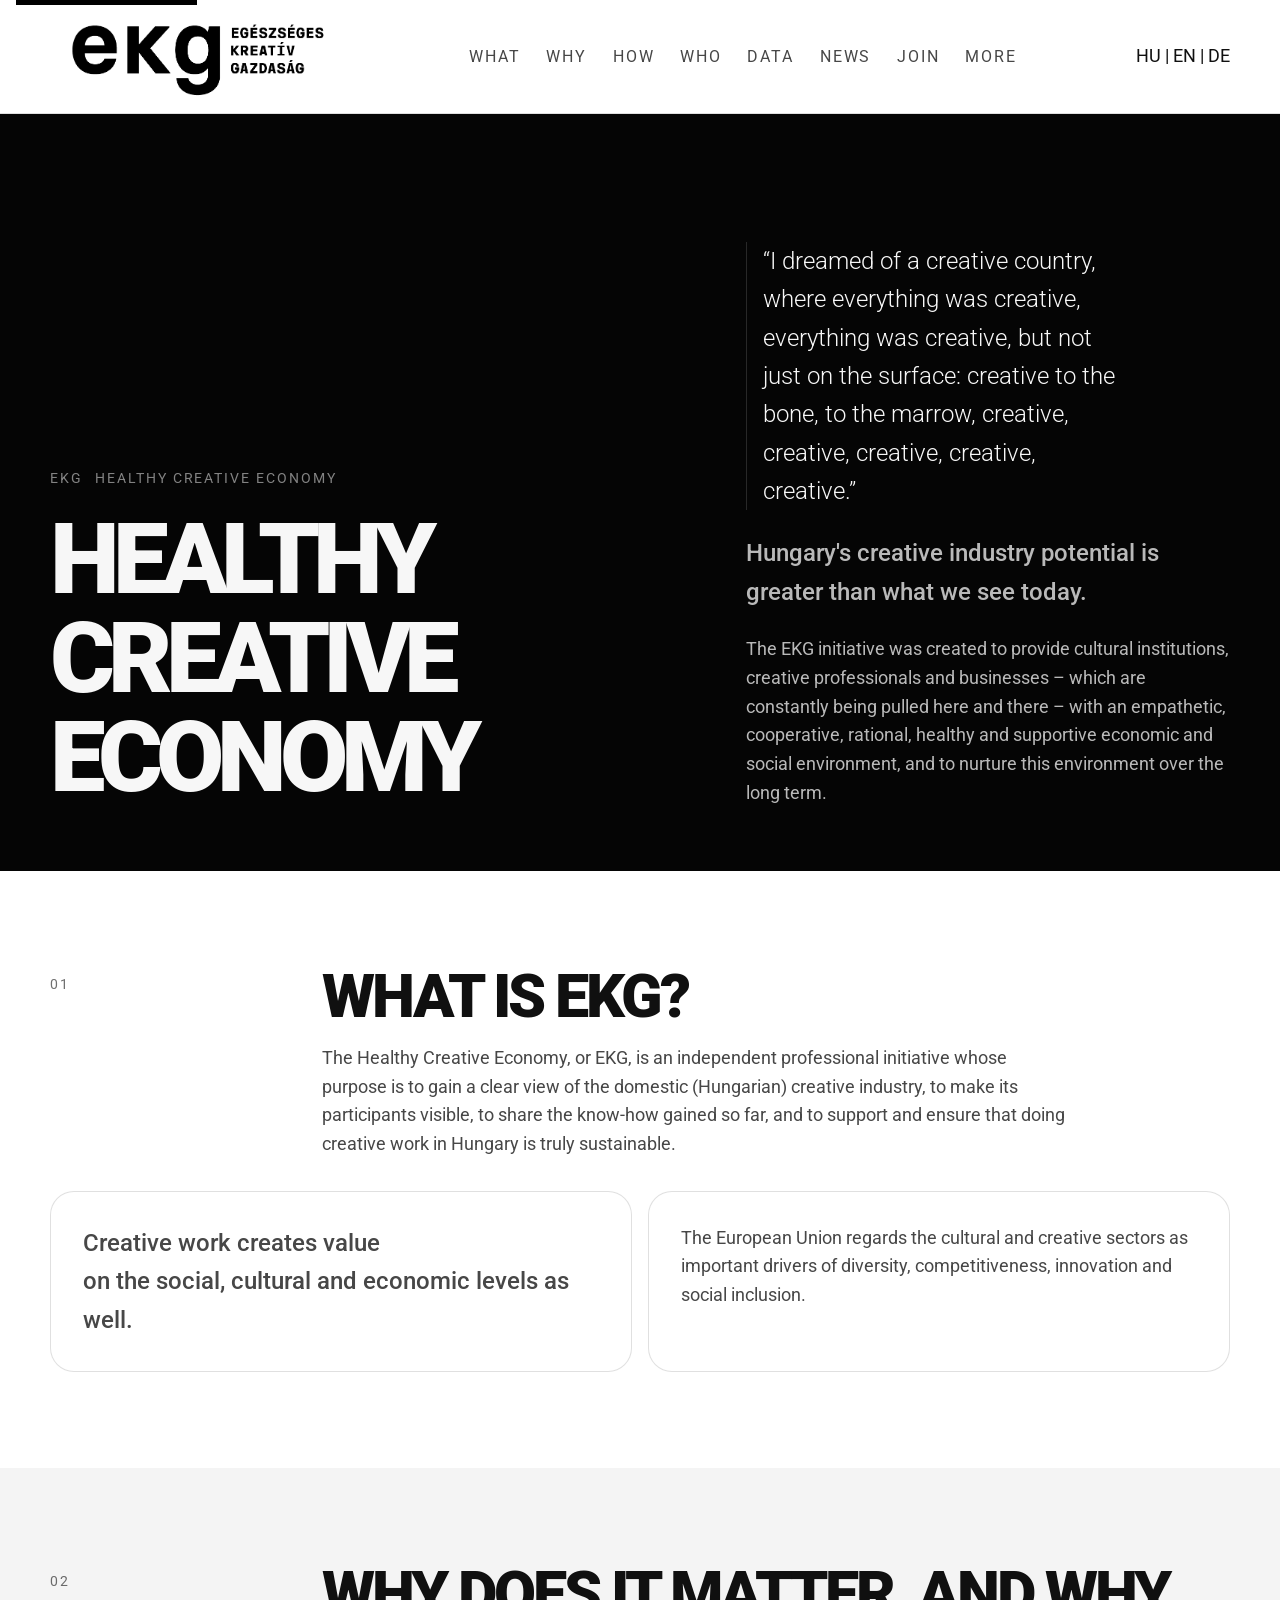
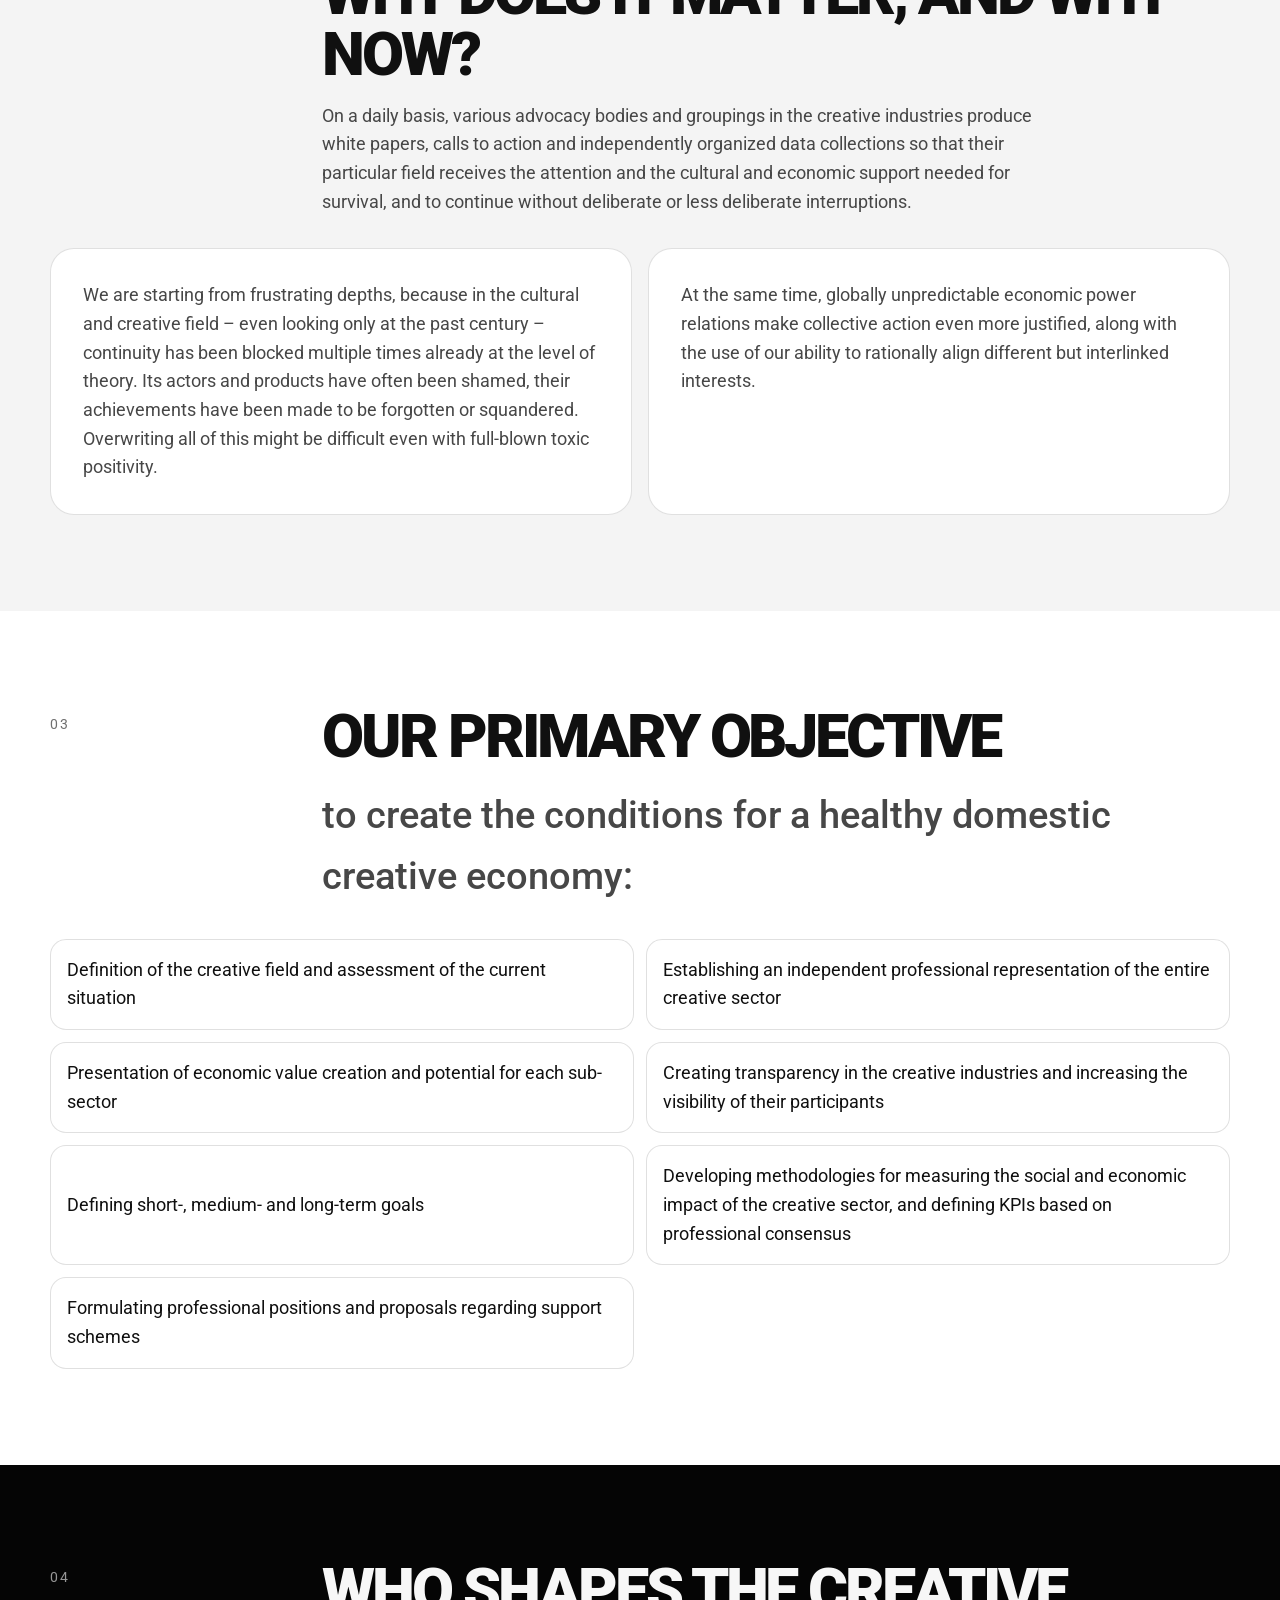
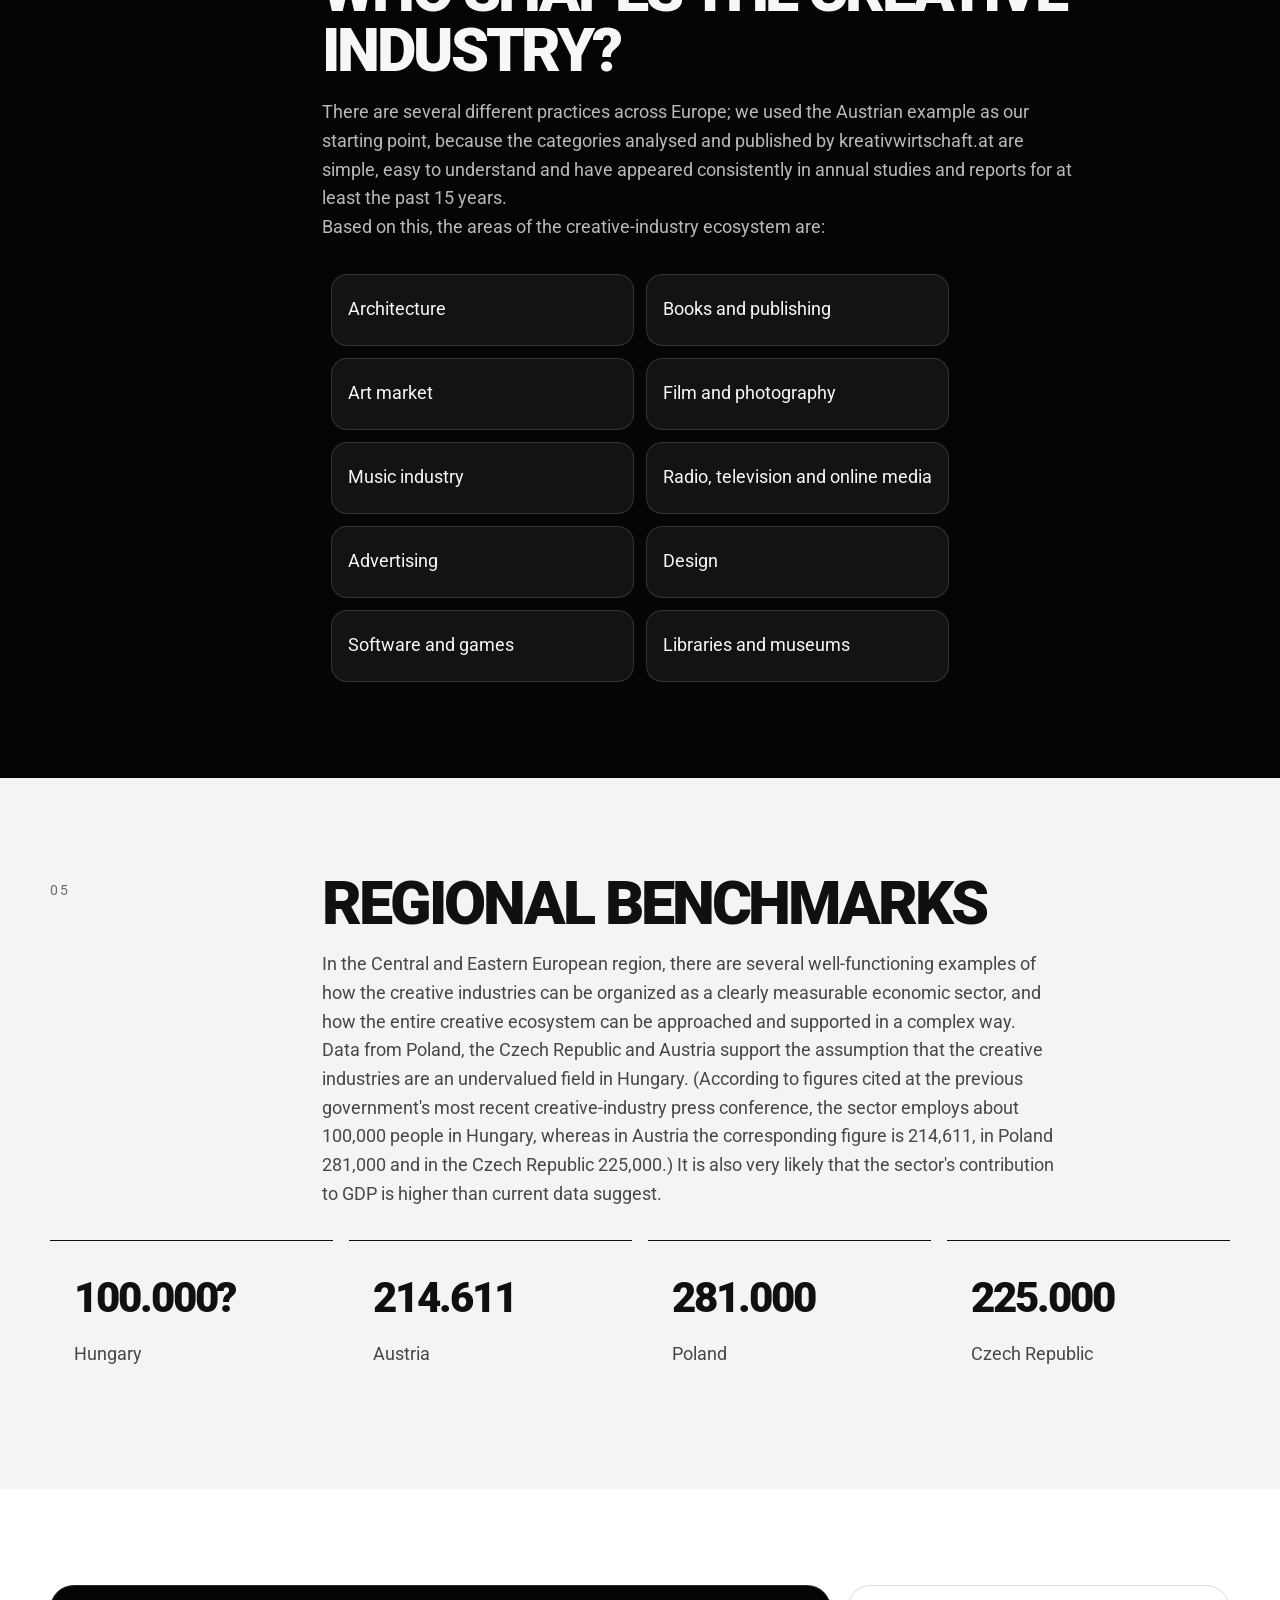
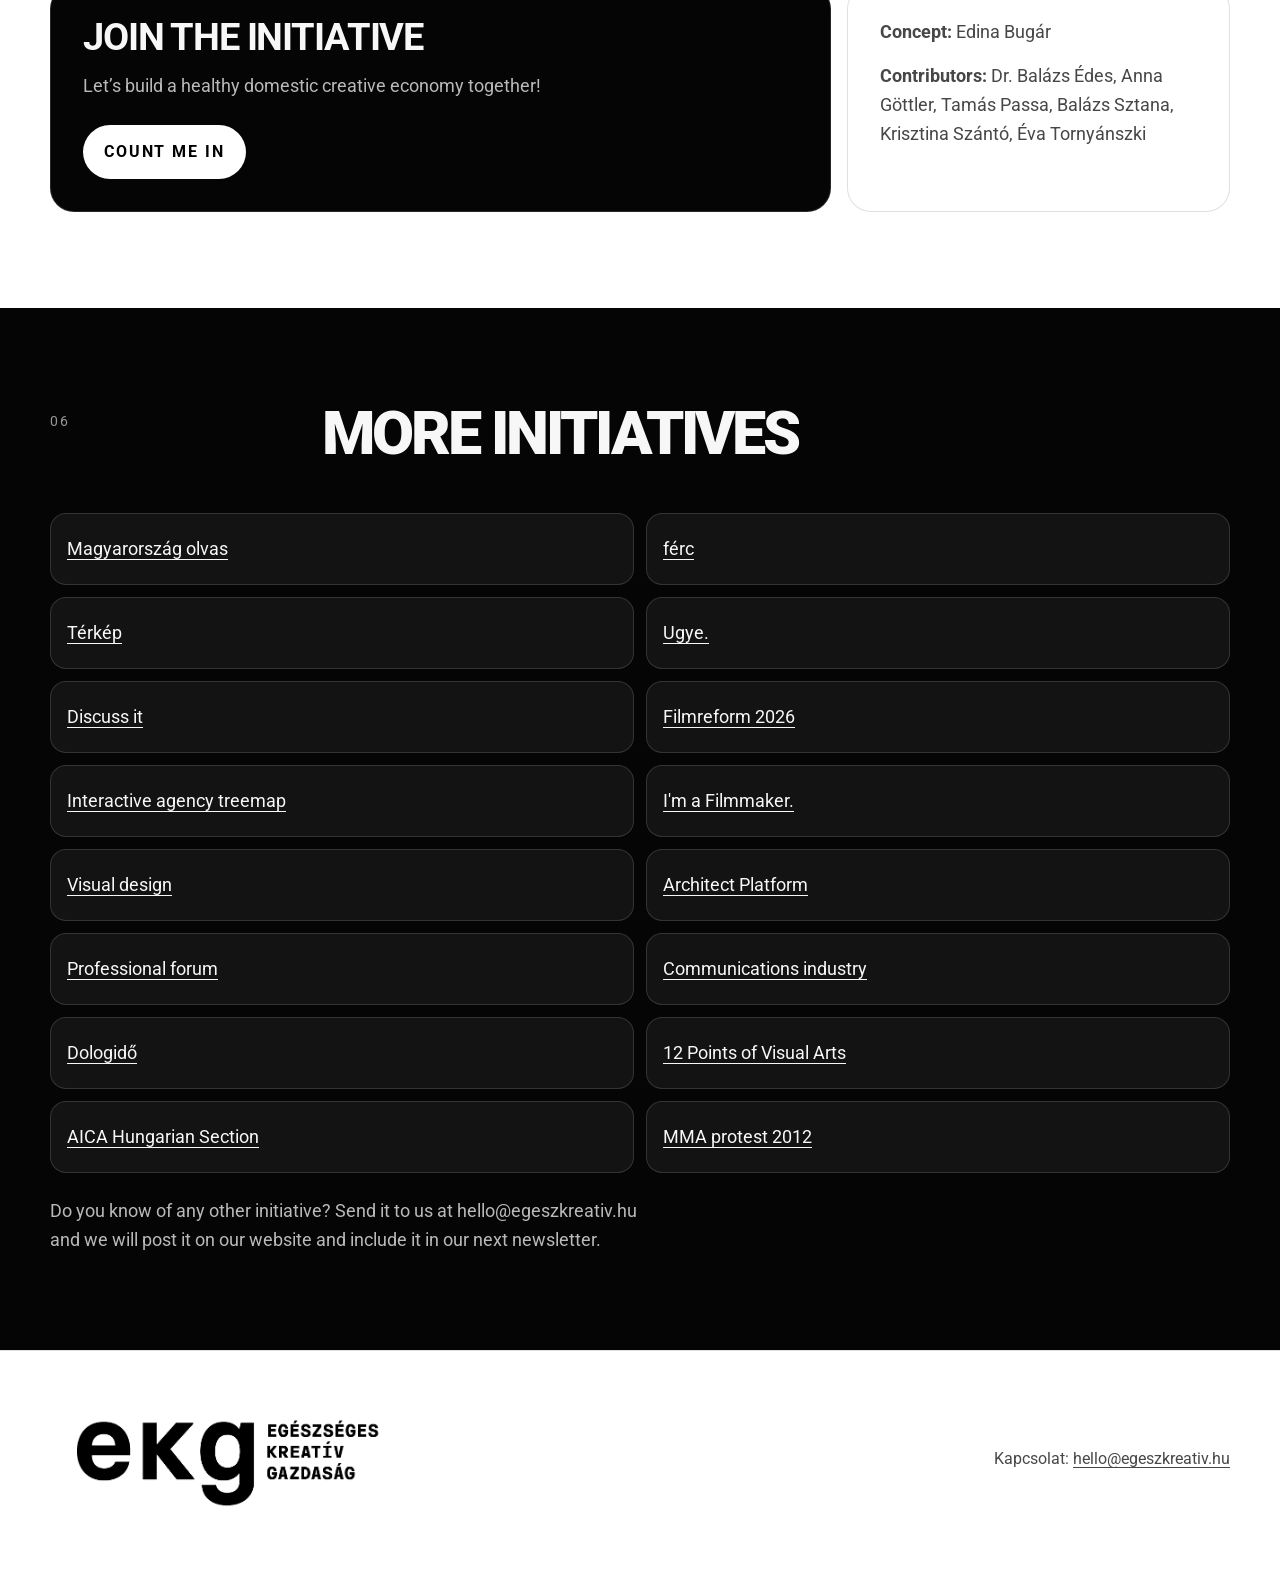
<file: index-en.html>
<!DOCTYPE html>
<html lang="en">
<head>
  <meta charset="UTF-8" />
  <meta name="viewport" content="width=device-width, initial-scale=1.0" />
  <title>EKG — EKG — Healthy Creative Economy</title>
  <meta name="description" content="EKG is an independent professional organization working to create the conditions for a healthy creative economy in Hungary." />
  <link rel="preconnect" href="https://fonts.googleapis.com">
  <link rel="preconnect" href="https://fonts.gstatic.com" crossorigin>
  <link href="https://fonts.googleapis.com/css2?family=Roboto:wght@300;400;500;700;900&display=swap" rel="stylesheet">
  <style>
    :root {
      --text-xs: clamp(0.75rem, 0.7rem + 0.25vw, 0.875rem);
      --text-sm: clamp(0.9rem, 0.85rem + 0.25vw, 1rem);
      --text-base: clamp(1rem, 0.96rem + 0.2vw, 1.125rem);
      --text-lg: clamp(1.15rem, 1rem + 0.75vw, 1.5rem);
      --text-xl: clamp(1.7rem, 1.2rem + 1.5vw, 2.7rem);
      --text-2xl: clamp(2.4rem, 1.4rem + 3vw, 4.6rem);
      --text-hero: clamp(3rem, 1.4rem + 6vw, 6.6rem);
      --space-2: 0.5rem; --space-3: 0.75rem; --space-4: 1rem; --space-5: 1.25rem; --space-6: 1.5rem;
      --space-8: 2rem; --space-10: 2.5rem; --space-12: 3rem; --space-16: 4rem; --space-20: 5rem; --space-24: 6rem;
      --black: #050505; --black-panel: #171717; --white: #ffffff; --white-soft: #f4f4f4;
      --text-dark: #101010; --text-dark-muted: #474747; --text-light: #f7f7f7; --text-light-muted: rgba(255,255,255,0.72);
      --line-dark: rgba(0,0,0,0.12); --line-light: rgba(255,255,255,0.14);
      --radius-md: 1rem; --radius-lg: 1.5rem; --content: 1180px; --transition: 220ms cubic-bezier(0.16, 1, 0.3, 1);
    }
    *, *::before, *::after { box-sizing: border-box; }
    html { scroll-behavior: smooth; }
    body { margin: 0; min-height: 100vh; font-family: 'Roboto', Arial, sans-serif; font-size: var(--text-base); line-height: 1.6; background: var(--white); color: var(--text-dark); -webkit-font-smoothing: antialiased; text-rendering: optimizeLegibility; }
    img { display: block; max-width: 100%; height: auto; }
    a { color: inherit; text-decoration: none; }
    p { margin: 0; max-width: 75ch; }
    ul { margin: 0; padding: 0; list-style: none; }
    h1, h2, h3 { margin: 0; line-height: 1; }
    :focus-visible { outline: 2px solid currentColor; outline-offset: 3px; }
    .skip-link { position: absolute; left: var(--space-4); top: -3rem; background: #000; color: #fff; padding: var(--space-3) var(--space-4); z-index: 1000; }
    .skip-link:focus { top: var(--space-4); }
    .container { width: min(calc(100% - 2rem), var(--content)); margin-inline: auto; }
    .site-header { position: sticky; top: 0; z-index: 100; background: rgba(255,255,255,0.92); backdrop-filter: blur(14px); border-bottom: 1px solid var(--line-dark); }
    .header-inner { min-height: 84px; display: flex; align-items: center; justify-content: space-between; gap: var(--space-6); }
    .brand img { width: min(300px, 44vw); min-width: 150px; }
    .nav { display: flex; align-items: center; gap: clamp(1rem, 2vw, 2rem); flex-wrap: wrap; }
    .nav a { min-height: 44px; display: inline-flex; align-items: center; font-size: var(--text-sm); text-transform: uppercase; letter-spacing: 0.12em; color: var(--text-dark-muted); transition: color var(--transition); }
    .nav a:hover, .nav a:focus-visible { color: var(--text-dark); }
    .section { padding: clamp(var(--space-12), 8vw, var(--space-24)) 0; }
    .section-dark { background: var(--black); color: var(--text-light); }
    .section-dark p, .section-dark li { color: var(--text-light-muted); }
    .section-light { background: var(--white); color: var(--text-dark); }
    .section-light p, .section-light li { color: var(--text-dark-muted); }
    .section-soft { background: var(--white-soft); color: var(--text-dark); }
    .section-soft p, .section-soft li { color: var(--text-dark-muted); }
    .hero { padding: clamp(var(--space-12), 10vw, 8rem) 0 var(--space-16); }
    .hero-grid { display: grid; grid-template-columns: minmax(0, 1.15fr) minmax(280px, 0.85fr); gap: var(--space-10); align-items: end; }
    .eyebrow { display: inline-flex; gap: var(--space-3); flex-wrap: wrap; margin-bottom: var(--space-5); font-size: var(--text-xs); text-transform: uppercase; letter-spacing: 0.14em; color: rgba(255,255,255,0.5); }
    .hero h1 { font-size: var(--text-hero); font-weight: 900; letter-spacing: -0.07em; text-transform: uppercase; max-width: 8.5ch; }
    .hero-copy { display: grid; gap: var(--space-6); }
    .hero-copy blockquote { margin: 0; padding-left: var(--space-4); border-left: 1px solid var(--line-light); font-size: var(--text-lg); font-weight: 300; color: var(--text-light); max-width: 29ch; }
    .section-header { display: grid; grid-template-columns: 240px minmax(0, 1fr); gap: var(--space-8); align-items: start; margin-bottom: var(--space-8); }
    .section-header span { font-size: var(--text-xs); text-transform: uppercase; letter-spacing: 0.14em; padding-top: 0.35rem; opacity: 0.6; }
    .section-header h2 { font-size: var(--text-2xl); font-weight: 900; letter-spacing: -0.05em; text-transform: uppercase; margin-bottom: var(--space-4); }
    .grid-2, .join-grid, .footer-grid { display: grid; grid-template-columns: repeat(12, 1fr); gap: var(--space-4); }
    .card, .join-card, .credit-card { border-radius: var(--radius-lg); padding: var(--space-8); }
    .card { grid-column: span 6; }
    .section-dark .card { background: var(--black-panel); border: 1px solid var(--line-light); }
    .section-light .card, .section-soft .card { background: var(--white); border: 1px solid var(--line-dark); }
    .card p + p, .credit-card p + p { margin-top: var(--space-4); }
    .ecosystem-wrap { display: flex; justify-content: center; }
    .ecosystem-list, .goals, .links-list { display: grid; grid-template-columns: repeat(2, minmax(0, 1fr)); gap: var(--space-3); }
    .ecosystem-list li, .goals li, .links-list li { padding: var(--space-4); min-height: 72px; display: flex; align-items: center; border-radius: var(--radius-md); }
    .section-dark .ecosystem-list li, .section-dark .goals li, .section-dark .links-list li { background: #131313; border: 1px solid var(--line-light); color: var(--text-light); }
    .section-light .ecosystem-list li, .section-light .goals li, .section-light .links-list li, .section-soft .ecosystem-list li, .section-soft .goals li, .section-soft .links-list li { background: rgba(255,255,255,0.75); border: 1px solid var(--line-dark); color: var(--text-dark); }
    .links-list a { text-decoration: underline; text-underline-offset: 0.2em; }
    .links-note { margin-top: var(--space-6); max-width: 60ch; }
    .section-dark .links-note { color: var(--text-light-muted); }
    .section-light .links-note, .section-soft .links-note { color: var(--text-dark-muted); }
    .highlight { font-weight: 500; font-size: var(--text-lg); }
    .sublede { font-size: var(--text-xl); font-weight: 500; }
    .side-panel { border-radius: var(--radius-lg); padding: var(--space-8); }
    .section-dark .side-panel { background: #101010; border: 1px solid var(--line-light); }
    .section-light .side-panel, .section-soft .side-panel { background: #fff; border: 1px solid var(--line-dark); }
    .numbers { display: grid; grid-template-columns: repeat(4, minmax(0, 1fr)); gap: var(--space-4); margin-top: var(--space-8); }
    .number-card { padding: var(--space-6); border-top: 1px solid currentColor; }
    .number-card strong { display: block; margin-bottom: var(--space-2); font-size: clamp(1.9rem, 1rem + 2vw, 3rem); font-weight: 900; letter-spacing: -0.05em; color: inherit; }
    .section-dark .number-card { color: var(--text-light); }
    .section-light .number-card, .section-soft .number-card { color: var(--text-dark); }
    .section-dark .number-card span { color: var(--text-light-muted); }
    .section-light .number-card span, .section-soft .number-card span { color: var(--text-dark-muted); }
    .join-card { grid-column: span 8; background: var(--black); color: var(--text-light); border: 1px solid var(--line-light); }
    .join-card h3 { margin-bottom: var(--space-4); font-size: var(--text-xl); font-weight: 700; letter-spacing: -0.03em; text-transform: uppercase; }
    .join-card p { color: var(--text-light-muted); }
    .join-button { margin-top: var(--space-6); display: inline-flex; align-items: center; justify-content: center; min-height: 50px; padding: 0.9rem 1.3rem; border-radius: 999px; background: #fff; color: #000; font-size: var(--text-sm); font-weight: 700; text-transform: uppercase; letter-spacing: 0.12em; transition: transform var(--transition), opacity var(--transition); }
    .join-button:hover, .join-button:focus-visible { transform: translateY(-2px); opacity: 0.88; }
    .credit-card { grid-column: span 4; background: #fff; border: 1px solid var(--line-dark); color: var(--text-dark); }
    .credit-card p { color: var(--text-dark-muted); }
    footer { background: #fff; color: var(--text-dark); border-top: 1px solid var(--line-dark); padding: var(--space-10) 0 var(--space-16); }
    .footer-grid { align-items: center; }
    .footer-brand, .footer-note { grid-column: span 6; }
    .footer-brand img { width: min(360px, 54vw); }
    .footer-note { text-align: right; color: var(--text-dark-muted); font-size: var(--text-sm); line-height: 1.7; }
    .footer-note a { text-decoration: underline; text-underline-offset: 0.2em; }
    [data-reveal] { opacity: 0; transform: translateY(24px); transition: opacity 700ms cubic-bezier(0.16, 1, 0.3, 1), transform 700ms cubic-bezier(0.16, 1, 0.3, 1); }
    [data-reveal].is-visible { opacity: 1; transform: translateY(0); }
    @media (max-width: 980px) {
      .hero-grid, .section-header, .ecosystem-wrap { grid-template-columns: 1fr; }
      .card, .join-card, .credit-card, .footer-brand, .footer-note { grid-column: span 12; }
      .numbers { grid-template-columns: repeat(2, minmax(0, 1fr)); }
      .nav { display: none; }
      .footer-note { text-align: left; }
    }
    @media (max-width: 700px) {
      .container { width: min(calc(100% - 1rem), var(--content)); }
      .grid-2, .join-grid, .footer-grid, .ecosystem-list, .goals, .numbers, .links-list { grid-template-columns: 1fr; }
      .card, .join-card, .credit-card, .footer-brand, .footer-note { grid-column: auto; }
      .brand img { width: min(220px, 62vw); }
      .card, .join-card, .credit-card, .side-panel { padding: var(--space-6); }
    }
    @media (prefers-reduced-motion: reduce) {
      html { scroll-behavior: auto; }
      *, *::before, *::after { animation-duration: 0.01ms !important; animation-iteration-count: 1 !important; transition-duration: 0.01ms !important; }
      [data-reveal] { opacity: 1; transform: none; }
    }
  </style>
</head><body>
  <a class="skip-link" href="#main">Ugrás a tartalomra</a>
  <header class="site-header">
    <div class="container header-inner">
      <a class="brand" href="#top" aria-label="EKG kezdőlap">
        <img src="./ekg-logo-B.png" alt="EKG logó fekete változat" width="831" height="301">
      </a>
      <nav class="nav" aria-label="Fő navigáció">
        <a href="#mi-az-ekg">WHAT</a>
        <a href="#miert-most">WHY</a>
        <a href="#celkituzes">HOW</a>
        <a href="#kik-alakitjak">WHO</a>
        <a href="#benchmark">DATA</a>
        <a href="https://substack.com/@egeszkreativ"
           target="_blank"
           rel="noopener noreferrer">NEWS</a>
        <a href="#csatlakozz">JOIN</a>
        <a href="#kapcsolodo">MORE</a>
      </nav>
      <div class="lang-switch">HU | <a href="index-en.html">EN</a> | <a href="index-de.html">DE</a></div>
    </div>
  </header>
  <main id="main">
    <section class="section section-dark hero" id="top">
      <div class="container hero-grid">
        <div data-reveal>
          <div class="eyebrow">
            <span>EKG</span>
            <span>Healthy Creative Economy</span>
          </div>
          <h1>Healthy Creative Economy</h1>
        </div>
        <div class="hero-copy" data-reveal>
          <blockquote>“I dreamed of a creative country, where everything was creative, everything was creative, but not just on the surface: creative to the bone, to the marrow, creative, creative, creative, creative, creative.”</blockquote>
          <p class="highlight">Hungary's creative industry potential is greater than what we see today.</p>
          <p>The EKG initiative was created to provide cultural institutions, creative professionals and businesses – which are constantly being pulled here and there – with an empathetic, cooperative, rational, healthy and supportive economic and social environment, and to nurture this environment over the long term.</p>
        </div>
      </div>
    </section>

    <section class="section section-light" id="mi-az-ekg">
      <div class="container">
        <div class="section-header" data-reveal>
          <span>01</span>
          <div>
            <h2>What is EKG?</h2>
            <p>The Healthy Creative Economy, or EKG, is an independent professional initiative whose purpose is to gain a clear view of the domestic (Hungarian) creative industry, to make its participants visible, to share the know‑how gained so far, and to support and ensure that doing creative work in Hungary is truly sustainable.</p>
          </div>
        </div>
        <div class="grid-2">
          <article class="card" data-reveal>
            <p class="highlight">Creative work creates value<br>on the social, cultural and economic levels as well.</p>
          </article>
          <article class="card" data-reveal>
            <p>The European Union regards the cultural and creative sectors as important drivers of diversity, competitiveness, innovation and social inclusion.</p>
          </article>
        </div>
      </div>
    </section>

    <section class="section section-soft" id="miert-most">
      <div class="container">
        <div class="section-header" data-reveal>
          <span>02</span>
          <div>
            <h2>Why does it matter, and why now?</h2>
            <p>On a daily basis, various advocacy bodies and groupings in the creative industries produce white papers, calls to action and independently organized data collections so that their particular field receives the attention and the cultural and economic support needed for survival, and to continue without deliberate or less deliberate interruptions.</p>
          </div>
        </div>
        <div class="grid-2">
          <article class="card" data-reveal>
            <p>We are starting from frustrating depths, because in the cultural and creative field – even looking only at the past century – continuity has been blocked multiple times already at the level of theory. Its actors and products have often been shamed, their achievements have been made to be forgotten or squandered. Overwriting all of this might be difficult even with full‑blown toxic positivity.</p>
          </article>
          <article class="card" data-reveal>
            <p>At the same time, globally unpredictable economic power relations make collective action even more justified, along with the use of our ability to rationally align different but interlinked interests.</p>
          </article>
        </div>
      </div>
    </section>

    <section class="section section-light" id="celkituzes">
      <div class="container">
        <div class="section-header" data-reveal>
          <span>03</span>
          <div>
            <h2>Our primary objective</h2>
            <p class="sublede">to create the conditions for a healthy domestic creative economy:</p>
          </div>
        </div>
        <ul class="goals" data-reveal>
          <li>Definition of the creative field and assessment of the current situation</li>
          <li>Establishing an independent professional representation of the entire creative sector</li>
          <li>Presentation of economic value creation and potential for each sub-sector</li>
          <li>Creating transparency in the creative industries and increasing the visibility of their participants</li>
          <li>Defining short‑, medium‑ and long‑term goals</li>
          <li>Developing methodologies for measuring the social and economic impact of the creative sector, and defining KPIs based on professional consensus</li>
          <li>Formulating professional positions and proposals regarding support schemes</li>
        </ul>
      </div>
    </section>

    <section class="section section-dark" id="kik-alakitjak">
      <div class="container">
        <div class="section-header" data-reveal>
          <span>04</span>
          <div>
            <h2>Who shapes the creative industry?</h2>
            <p>There are several different practices across Europe; we used the Austrian example as our starting point, because the categories analysed and published by kreativwirtschaft.at are simple, easy to understand and have appeared consistently in annual studies and reports for at least the past 15 years.</p>
            <p>Based on this, the areas of the creative‑industry ecosystem are:</p>
          </div>
        </div>
        <div class="ecosystem-wrap">
          <ul class="ecosystem-list" data-reveal>
            <li>Architecture</li>
            <li>Books and publishing</li>
            <li>Art market</li>
            <li>Film and photography</li>
            <li>Music industry</li>
            <li>Radio, television and online media</li>
            <li>Advertising</li>
            <li>Design</li>
            <li>Software and games</li>
            <li>Libraries and museums</li>
          </ul>
        </div>
      </div>
    </section>

    <section class="section section-soft" id="benchmark">
      <div class="container">
        <div class="section-header" data-reveal>
          <span>05</span>
          <div>
            <h2>Regional benchmarks</h2>
            <p>In the Central and Eastern European region, there are several well‑functioning examples of how the creative industries can be organized as a clearly measurable economic sector, and how the entire creative ecosystem can be approached and supported in a complex way.</p>
            <p>Data from Poland, the Czech Republic and Austria support the assumption that the creative industries are an undervalued field in Hungary. (According to figures cited at the previous government's most recent creative‑industry press conference, the sector employs about 100,000 people in Hungary, whereas in Austria the corresponding figure is 214,611, in Poland 281,000 and in the Czech Republic 225,000.) It is also very likely that the sector's contribution to GDP is higher than current data suggest.</p>
          </div>
        </div>
        <div class="numbers" data-reveal>
          <div class="number-card"><strong>100.000?</strong><span>Hungary</span></div>
          <div class="number-card"><strong>214.611</strong><span>Austria</span></div>
          <div class="number-card"><strong>281.000</strong><span>Poland</span></div>
          <div class="number-card"><strong>225.000</strong><span>Czech Republic</span></div>
        </div>
      </div>
    </section>

    <section class="section section-light" id="csatlakozz">
      <div class="container join-grid">
        <div class="join-card" data-reveal>
          <h3>Join the initiative</h3>
          <p>Let’s build a healthy domestic creative economy together!</p>
          <a class="join-button" href="https://forms.gle/QkL3WiAd1xxjb2KH7" target="_blank" rel="noopener noreferrer">Count me in</a>
        </div>
        <aside class="credit-card" data-reveal>
          <p><strong>Concept:</strong> Edina Bugár</p>
          <p><strong>Contributors:</strong> Dr. Balázs Édes, Anna Göttler, Tamás Passa, Balázs Sztana, Krisztina Szántó, Éva Tornyánszki</p>
        </aside>
      </div>
    </section>

    <section class="section section-dark" id="kapcsolodo">
      <div class="container">
        <div class="section-header" data-reveal>
          <span>06</span>
          <div>
            <h2>More initiatives</h2>
          </div>
        </div>
        <ul class="links-list" data-reveal>
          <li><a href="https://openbooks.hu/upl/2026/04/A_Magyar_Konyvpiac_Jovokepe_-_Az_Open_Books_vitairata___04272329.pdf">Magyarország olvas</a></li>
          <li><a href="https://www.facebook.com/share/g/19XDMZ6mkL/?mibextid=wwXIfr">férc</a></li>
          <li><a href="https://tervezesertek.webflow.io/">Térkép</a></li>
          <li><a href="https://www.ugye.hu/">Ugye.</a></li>
          <li><a href="https://facebook.com/events/s/kibeszelo/1520614209456711/" target="_blank" rel="noopener noreferrer">Discuss it</a></li>
          <li><a href="https://www.filmreform.hu/" target="_blank" rel="noopener noreferrer">Filmreform 2026</a></li>
          <li><a href="https://atlas.feat.agency/arbevetel" target="_blank" rel="noopener noreferrer">Interactive agency treemap</a></li>
          <li><a href="https://filmesvagyok.hu/" target="_blank" rel="noopener noreferrer">I'm a Filmmaker.</a></li>
          <li><a href="https://www.povlokal.com/" target="_blank" rel="noopener noreferrer">Visual design</a></li>
          <li><a href="https://epiteszplatform.hu/" target="_blank" rel="noopener noreferrer">Architect Platform</a></li>
          <li><a href="https://kreativ.hu/cikk/szakmai-forum-republic-group-fabricius-gabor-maksz-mprsz-ort" target="_blank" rel="noopener noreferrer">Professional forum</a></li>
          <li><a href="https://kreativ.hu/cikk/szanto-balazs-noguchi-mprsz-kommunikacios-ipar-velemeny-reklam" target="_blank" rel="noopener noreferrer">Communications industry</a></li>
          <li><a href="https://www.fesz.org/dologido" target="_blank" rel="noopener noreferrer">Dologidő</a></li>
          <li><a href="https://amu.hvg.hu/2026/04/20/kepzomuveszeti-12-pont-es-a-mukritikusok-szakmai-ajanlasa-az-kormany-szamara/" target="_blank" rel="noopener noreferrer">12 Points of Visual Arts</a></li>
          <li><a href="https://www.artmagazin.hu/articles/hir/az_aica_magyar_tagozata_elnoksegenek_allasfoglalasa_a_kortars_kepzomuveszeti_intezmenyrendszer_megujitasarol" target="_blank" rel="noopener noreferrer">AICA Hungarian Section</a></li>
          <li><a href="https://nemma.noblogs.org/files/2012/12/mma-protest1.jpg" target="_blank" rel="noopener noreferrer">MMA protest 2012</a></li>
        </ul>
        <p class="links-note" data-reveal>Do you know of any other initiative? Send it to us at <a href="mailto:hello@egeszkreativ.hu">hello@egeszkreativ.hu</a> and we will post it on our website and include it in our next newsletter.</p>
      </div>
    </section>
  </main>

  <footer>
    <div class="container footer-grid">
      <div class="footer-brand">
        <img src="./ekg-logo-B.png" alt="EKG logó fekete változat" width="831" height="301">
      </div>
      <div class="footer-note">
        Kapcsolat: <a href="mailto:hello@egeszkreativ.hu">hello@egeszkreativ.hu</a>
      </div>
    </div>
  </footer>

  <script>
    (() => {
      const observer = new IntersectionObserver((entries) => {
        entries.forEach((entry) => {
          if (entry.isIntersecting) entry.target.classList.add('is-visible');
        });
      }, { threshold: 0.16 });
      document.querySelectorAll('[data-reveal]').forEach((el) => observer.observe(el));
    })();
  </script>
</body>
</html>
</file>
